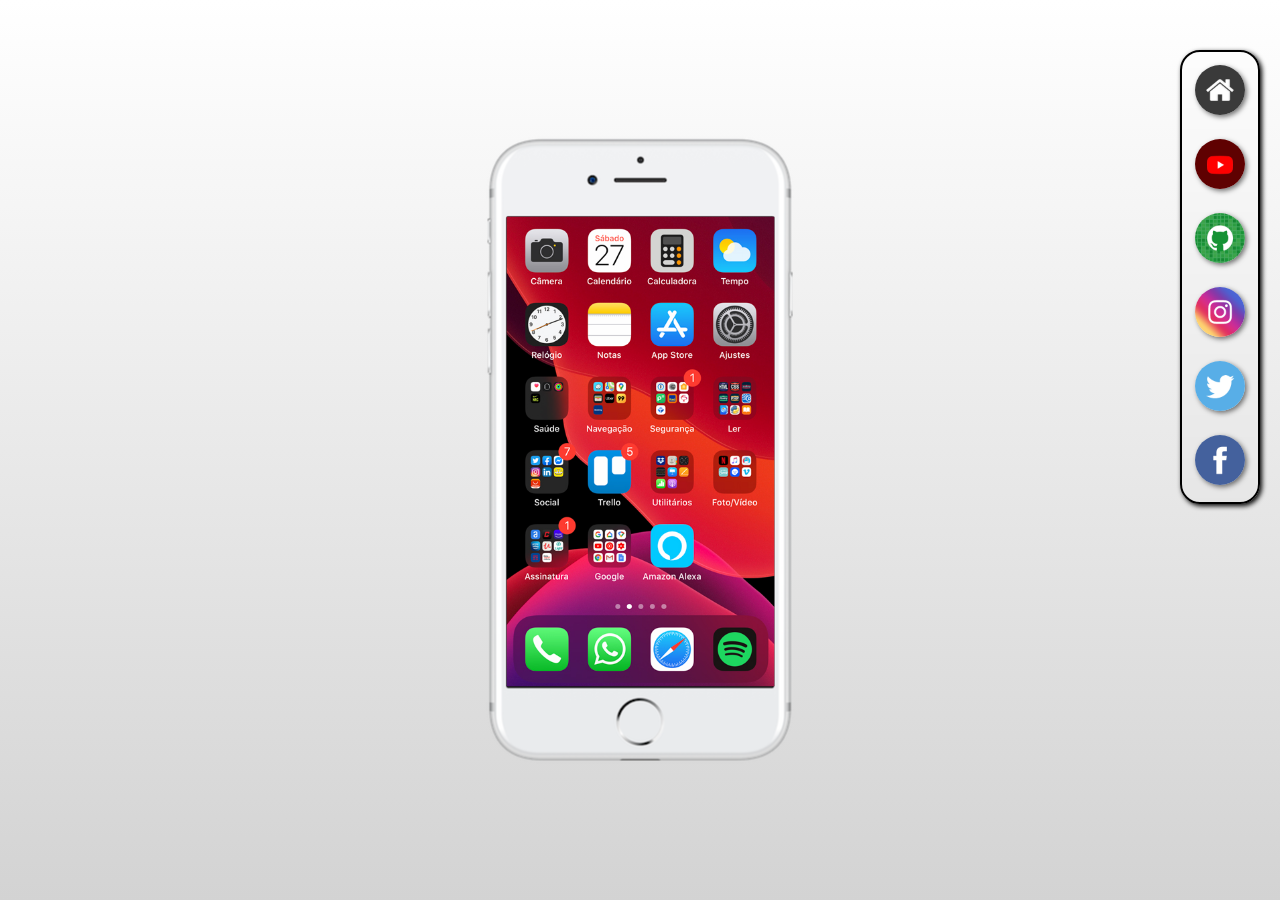
<file: index.html>
<!DOCTYPE html>
<html lang="pt-br">
<head>
    <meta charset="UTF-8">
    <meta name="viewport" content="width=device-width, initial-scale=1.0">
    <title>Projeto Social</title>
    <link rel="shortcut icon" href="pacote-d013/favicon.ico" type="image/x-icon">
    <link rel="stylesheet" href="styles/style.css">

</head>
<body>
    <main>
        <section id = "iphone">
            <iframe src="home.html" frameborder="0" name="tela" id="tela"></iframe>
        </section>
        <section id = "redes-sociais">
            <a href="home.html" target="tela"> <img src="pacote-d013/imagens/logo-home.jpg" alt=""></a> <br>
            <a href="youtube.html" target="tela"> <img src="pacote-d013/imagens/logo-youtube.jpg" alt=""></a> <br>
            <a href="github.html" target="tela"> <img src="pacote-d013/imagens/logo-github.jpg" alt=""></a> <br>
            <a href="instagram.html" target="tela"> <img src="pacote-d013/imagens/logo-instagram.jpg" alt=""></a> <br>
            <a href="twitter.html" target="tela"> <img src="pacote-d013/imagens/logo-twitter.jpg" alt=""></a> <br>
            <a href="facebook.html" target="tela"> <img src="pacote-d013/imagens/logo-facebook.jpg" alt=""></a>

        </section>
       
    </main>
    
</body>
</html>
</file>
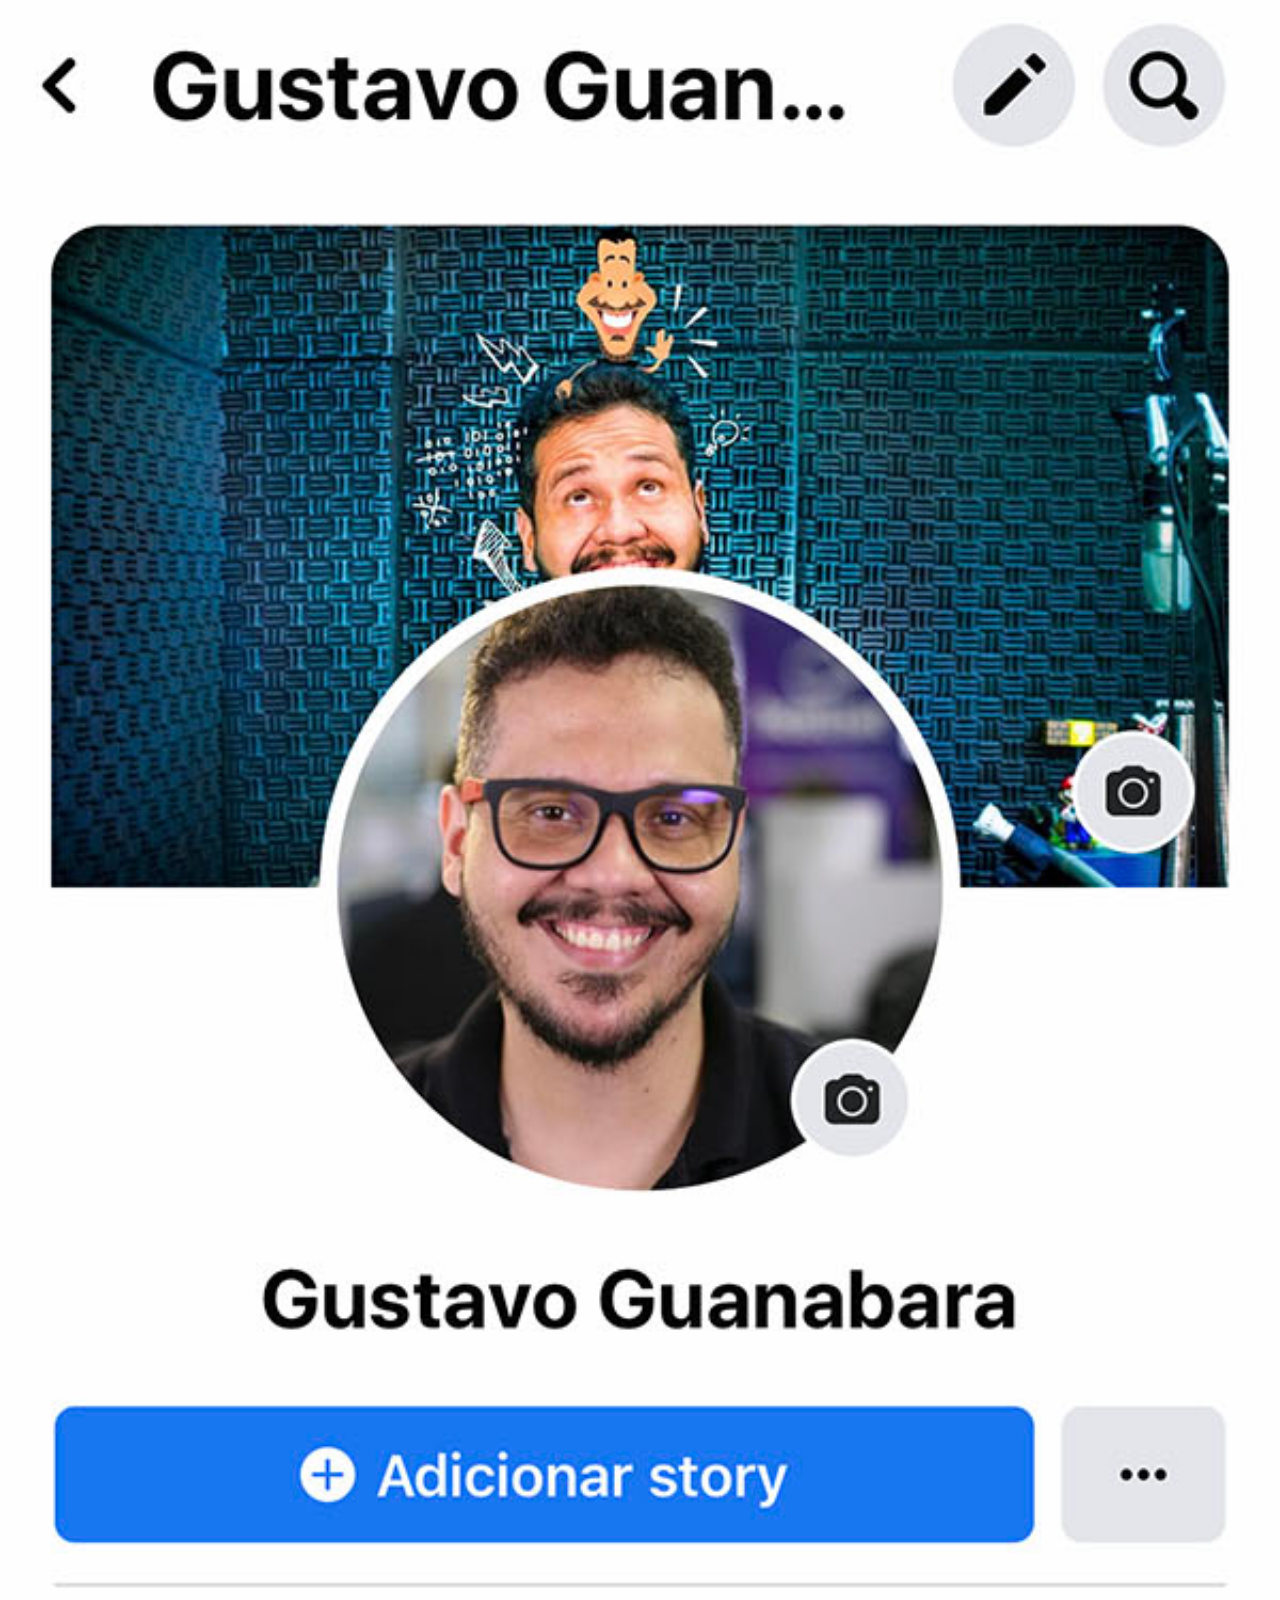
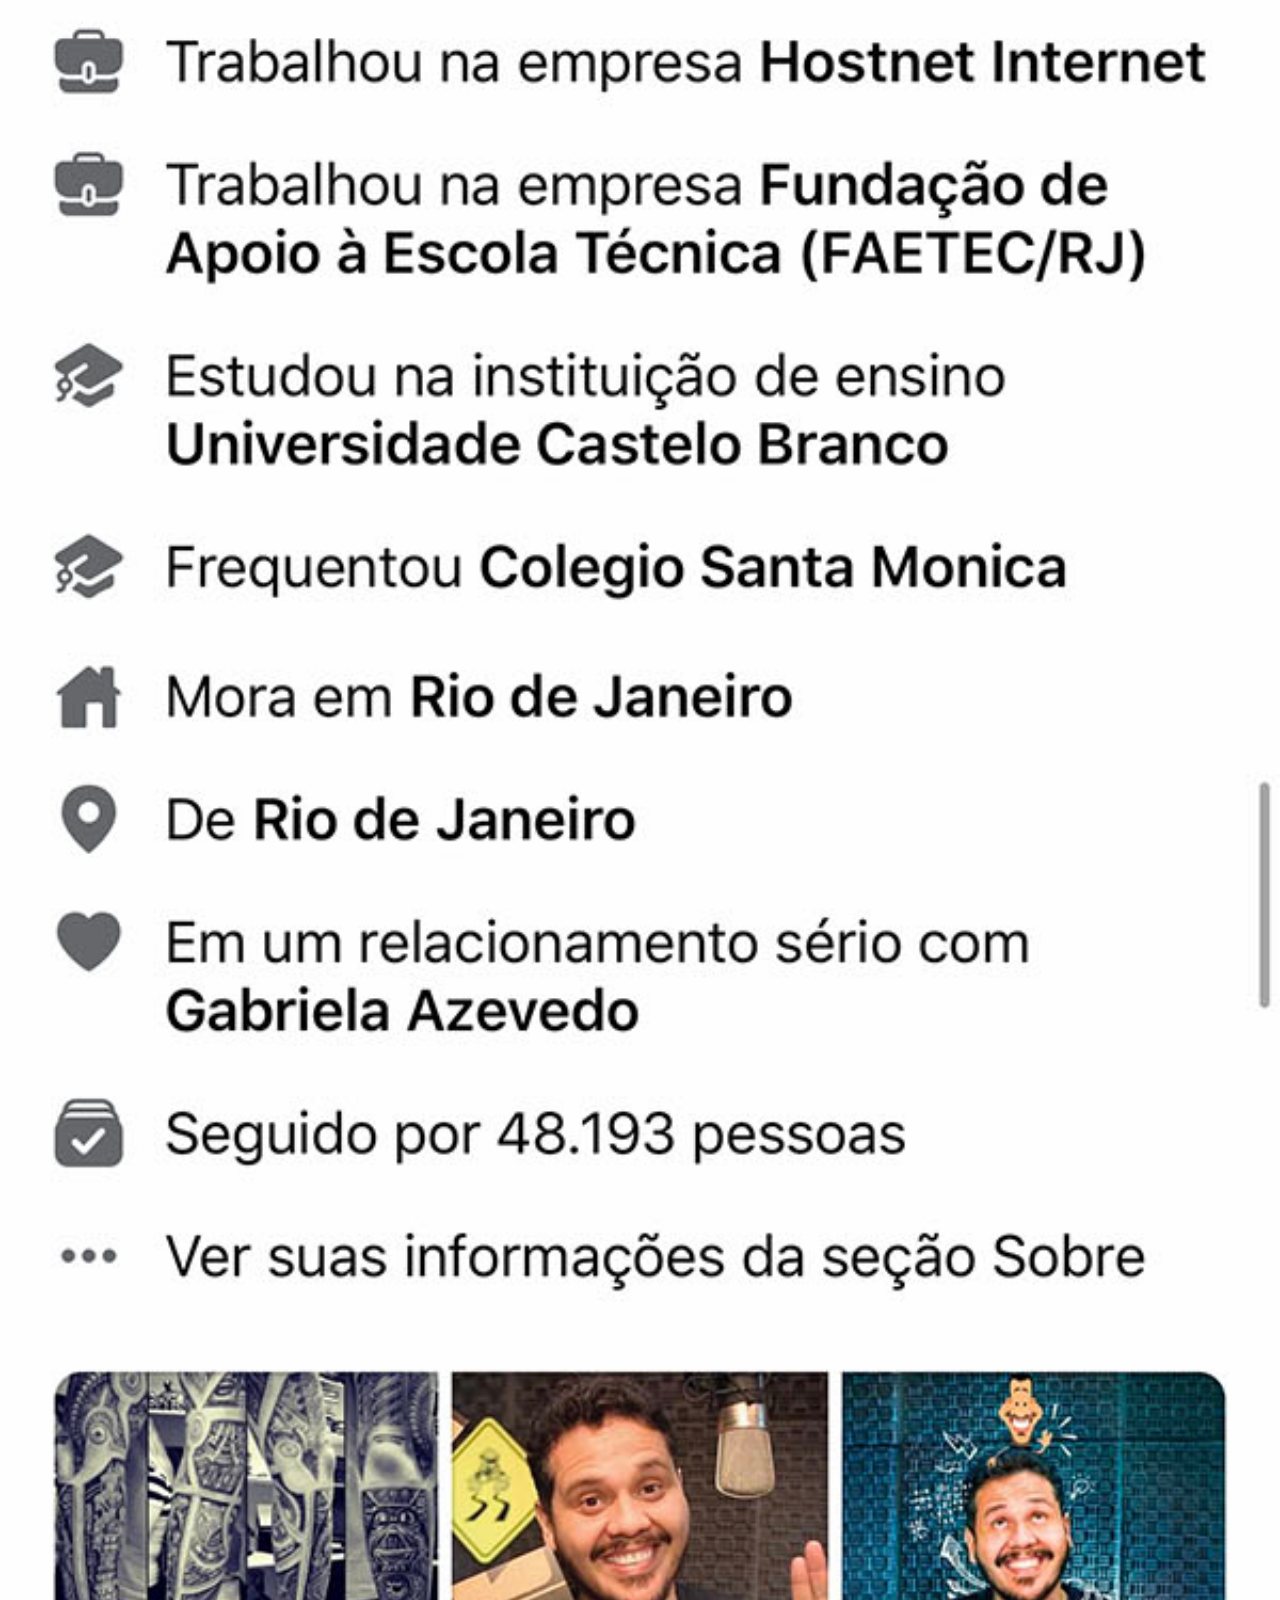
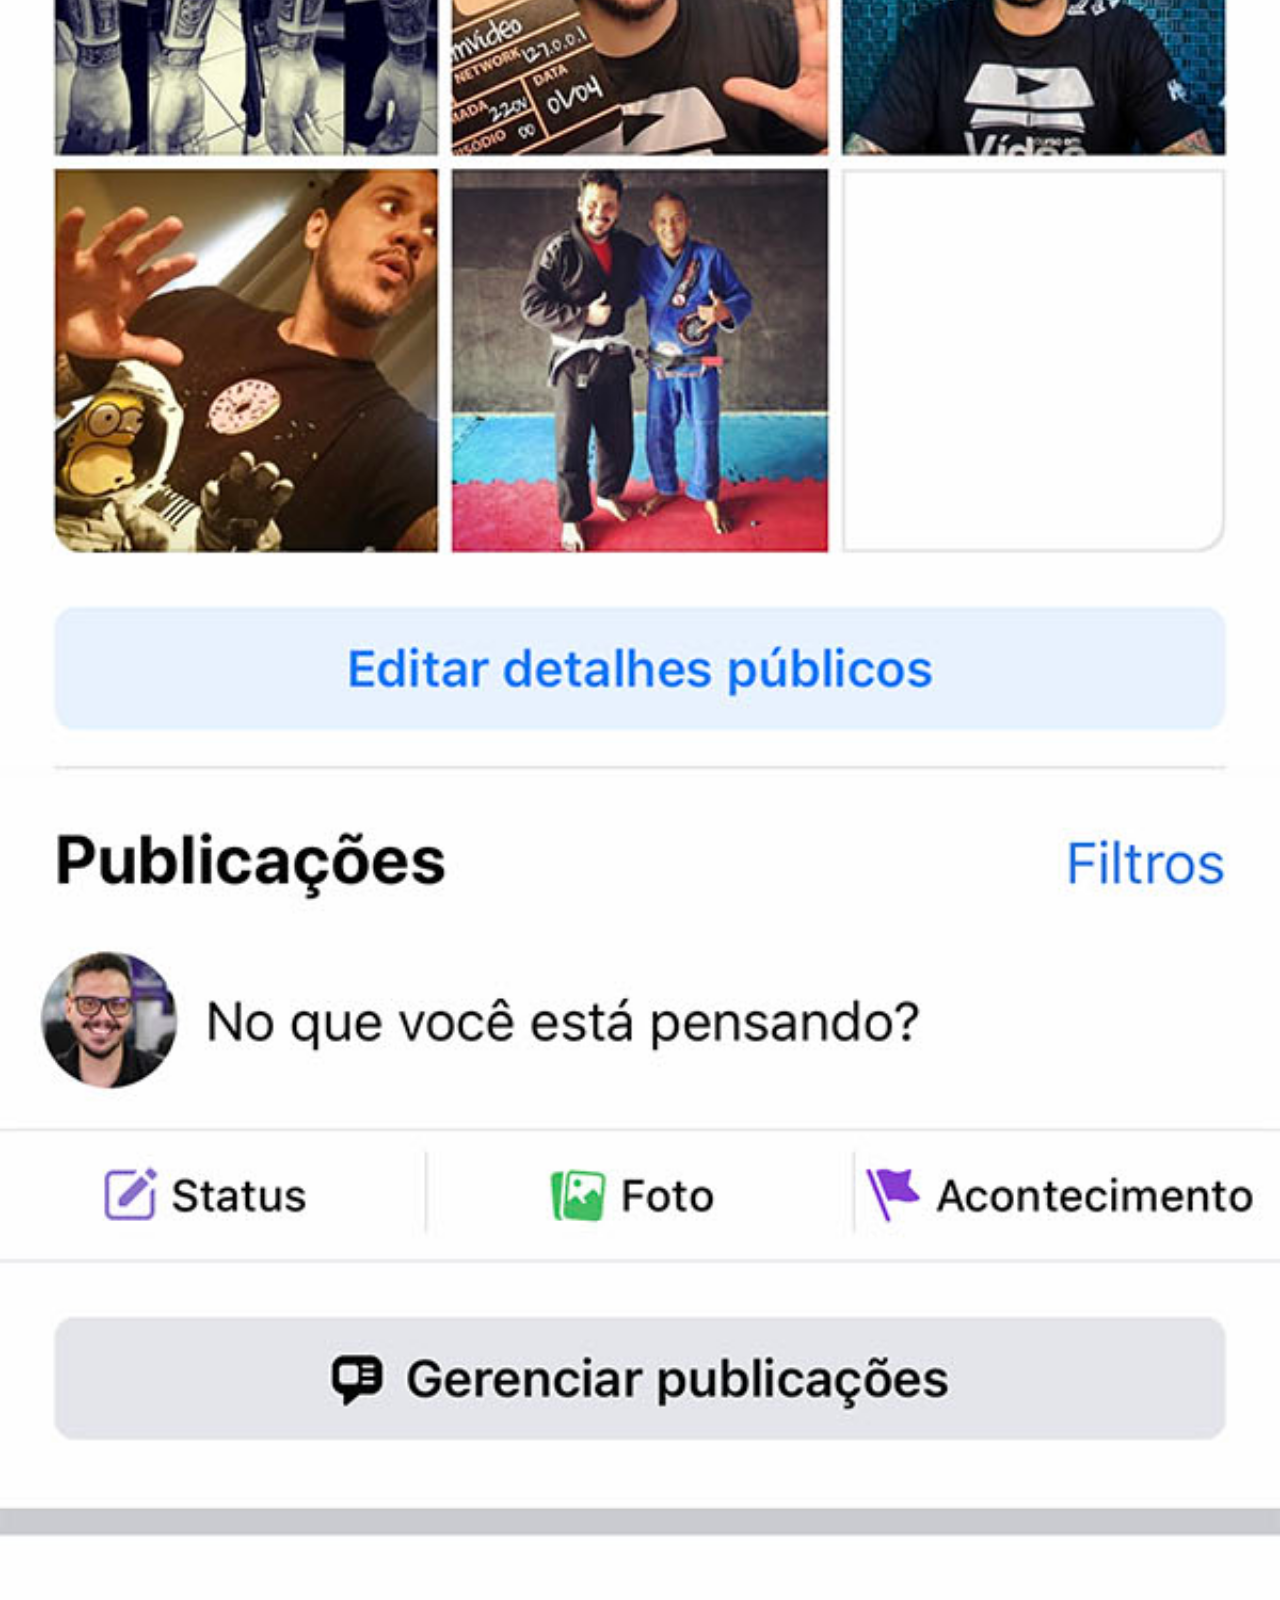
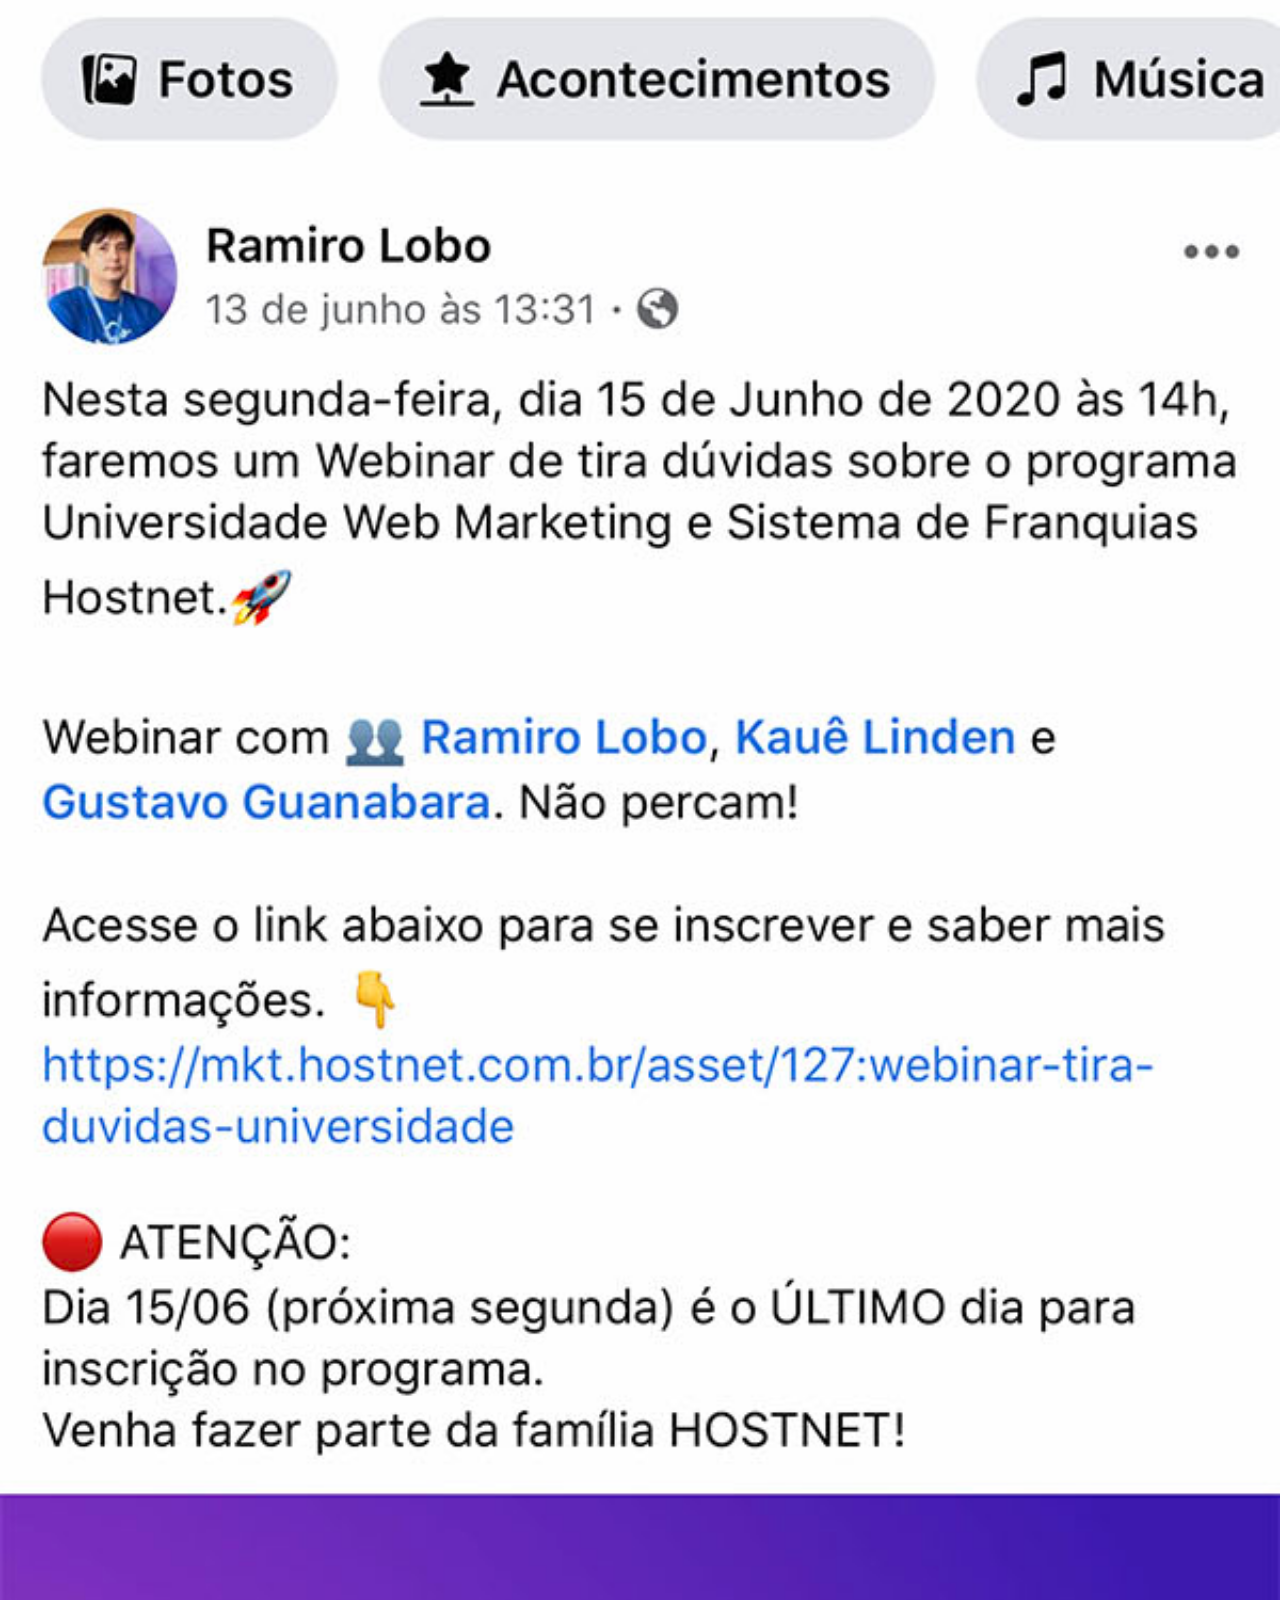
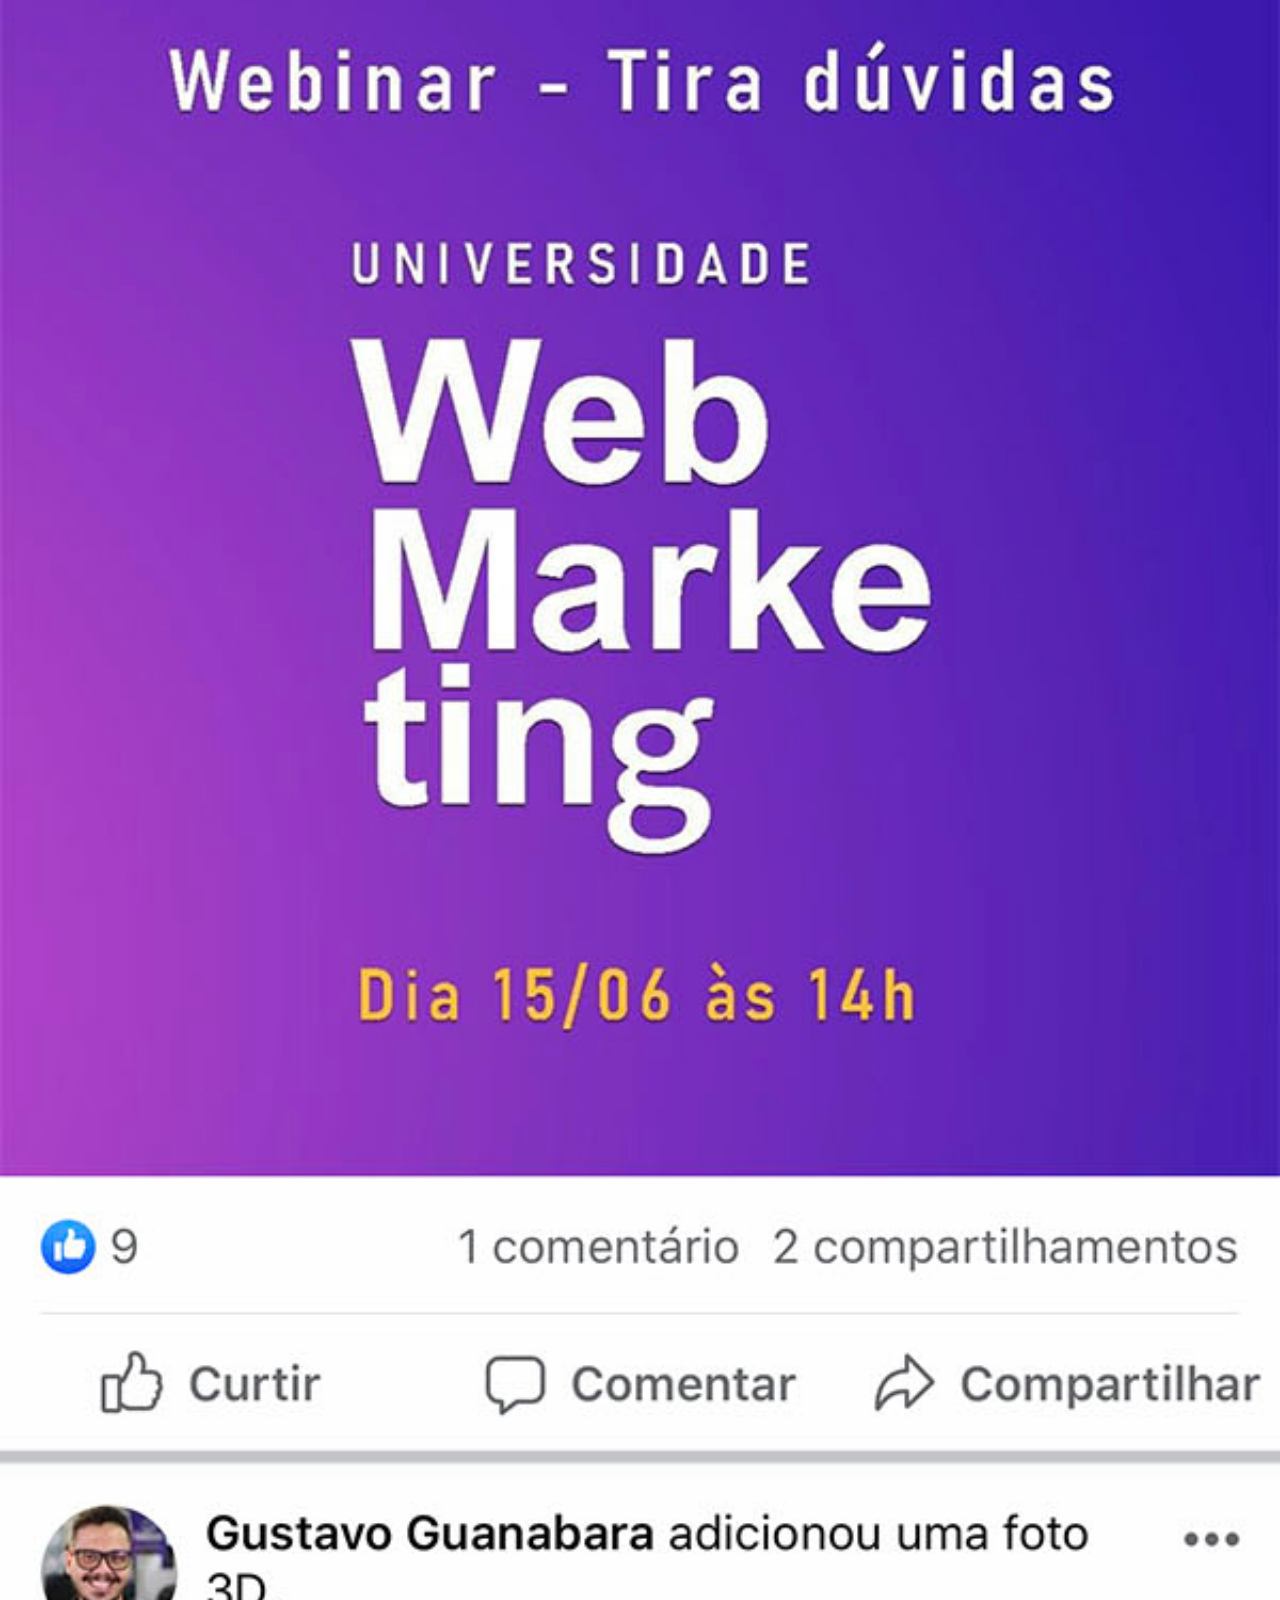
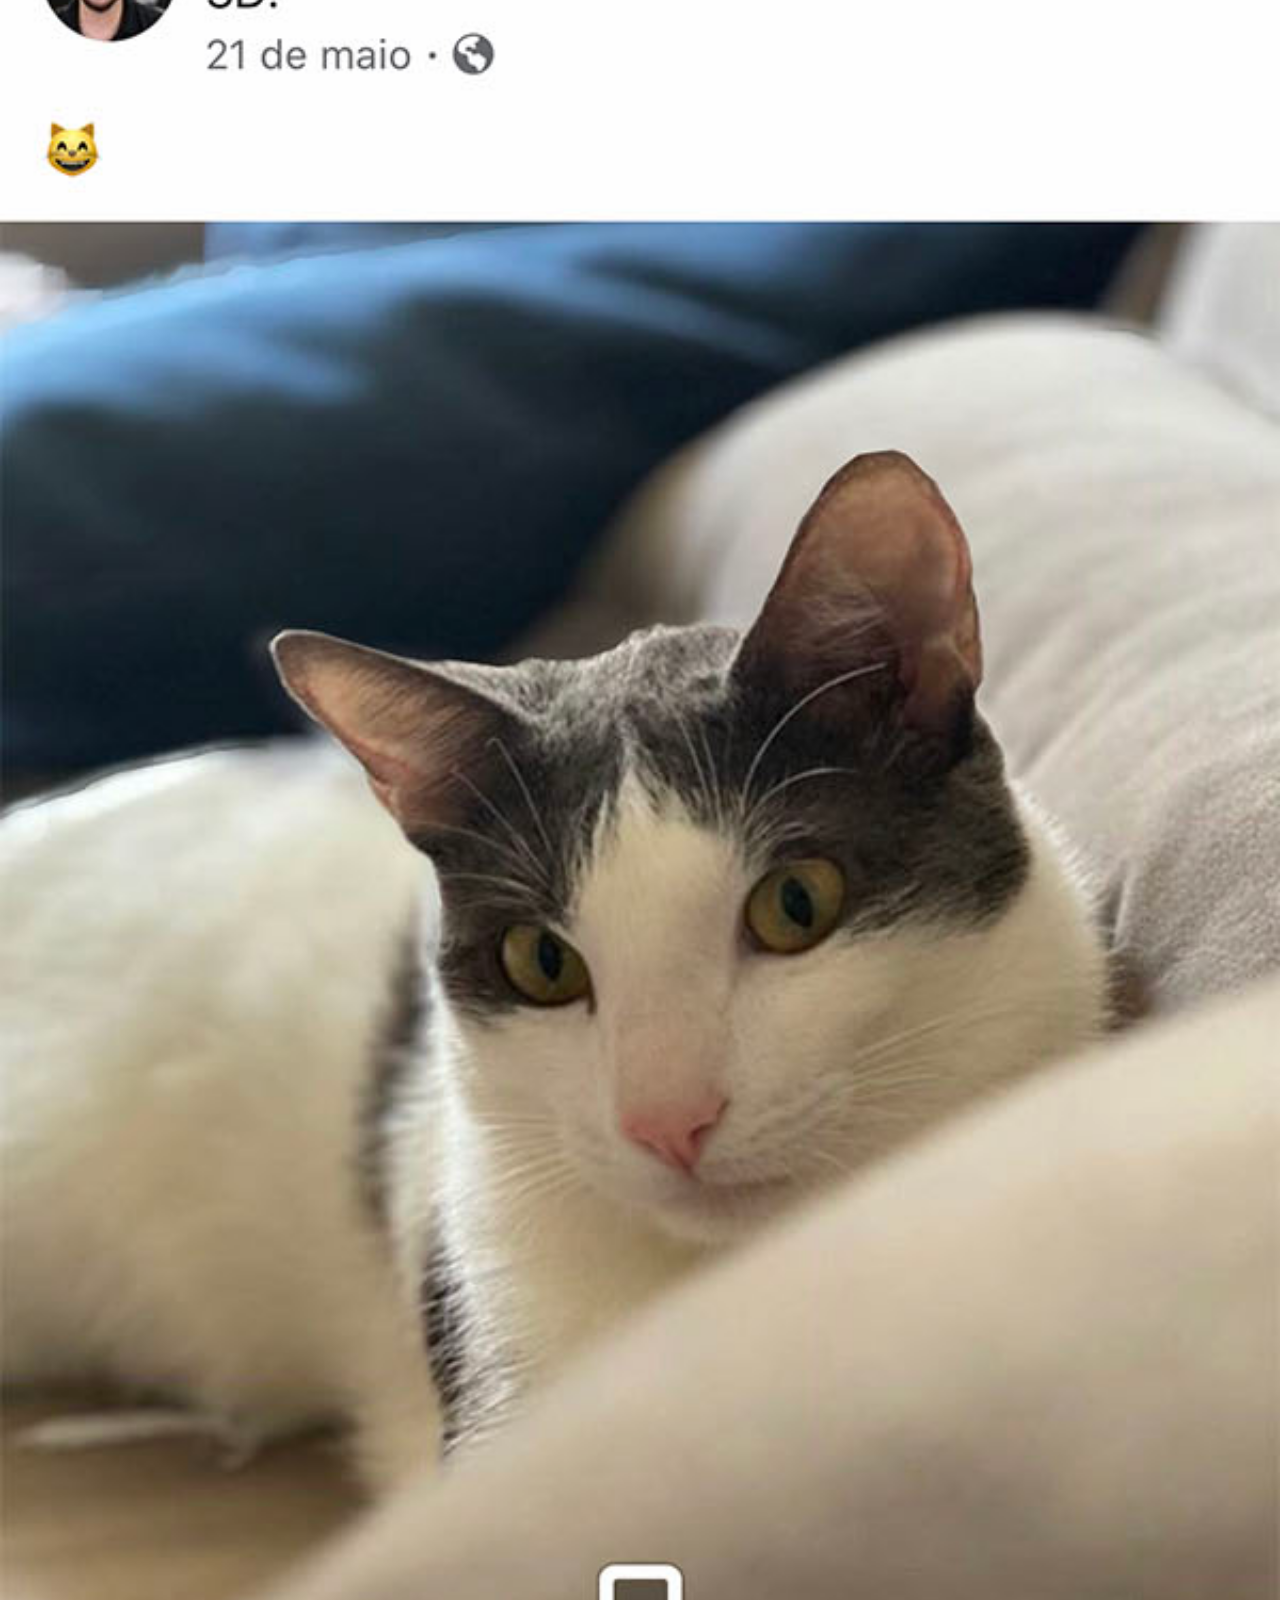
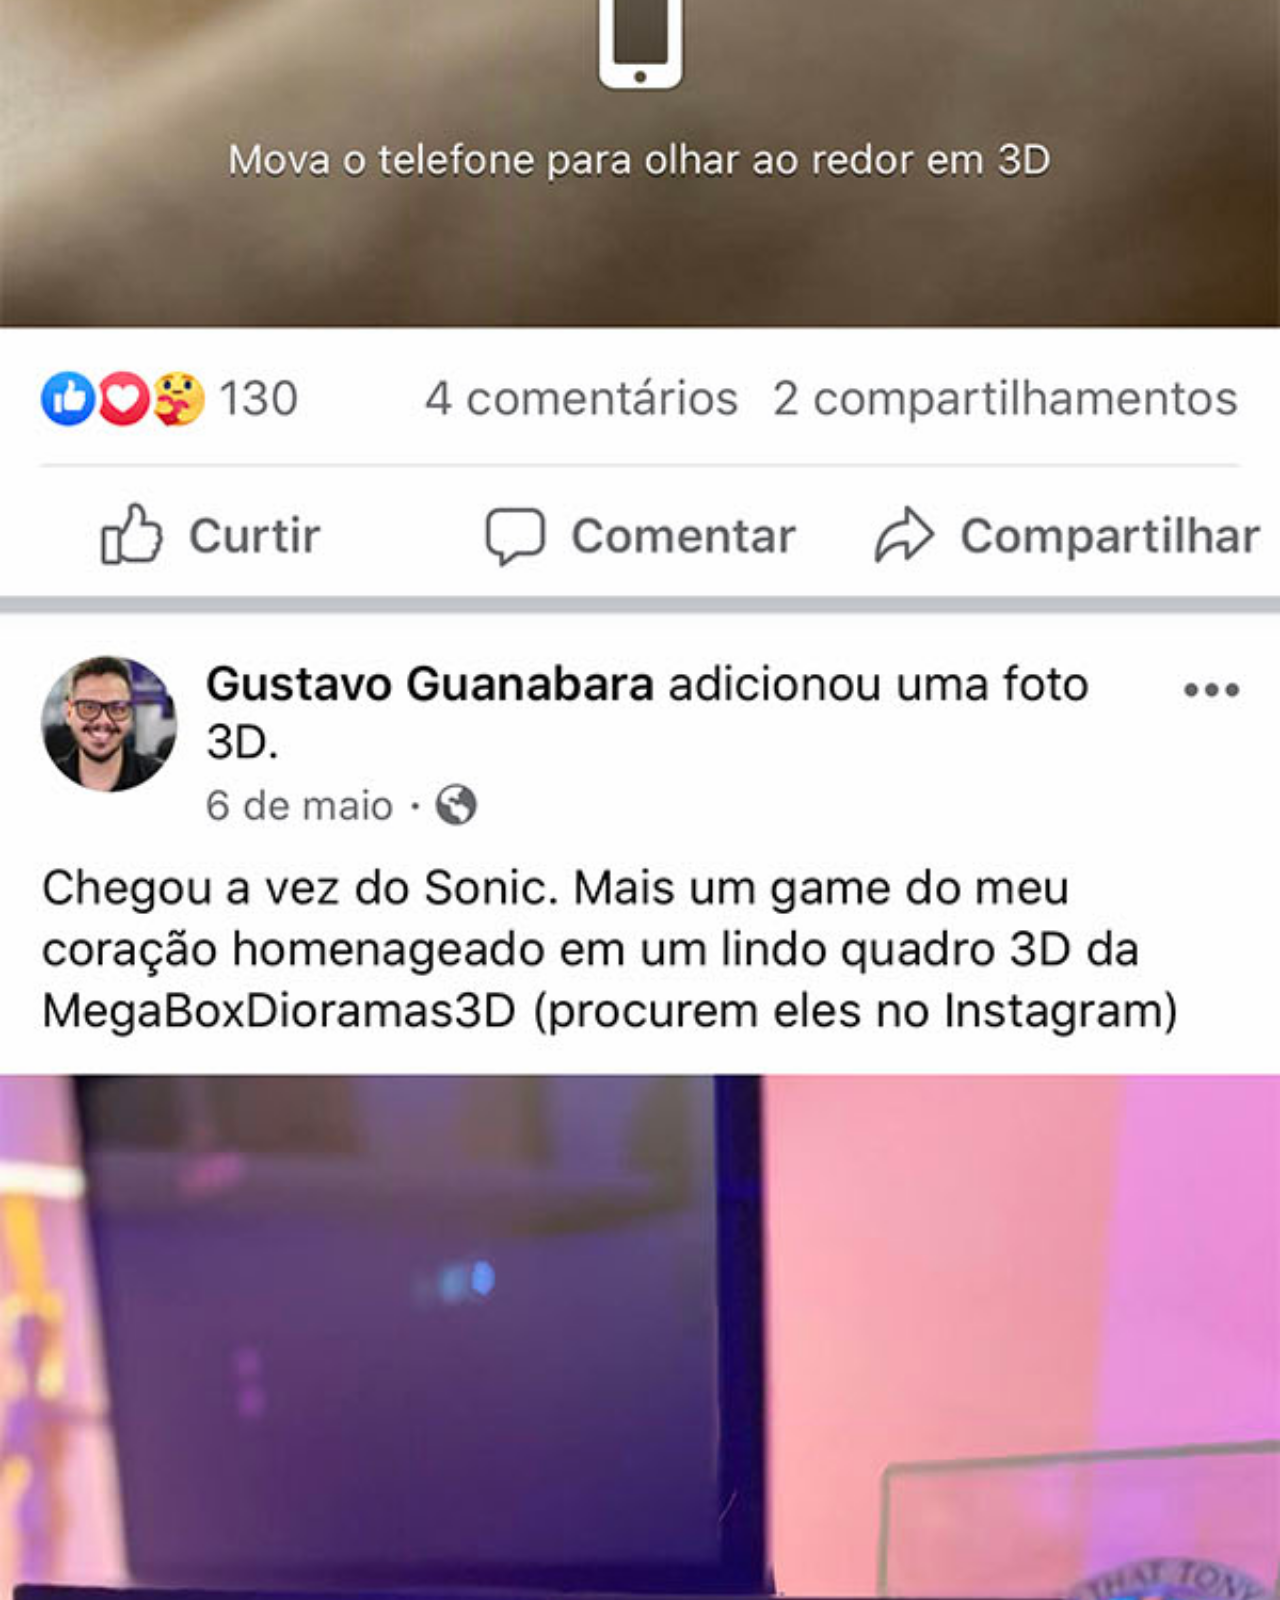
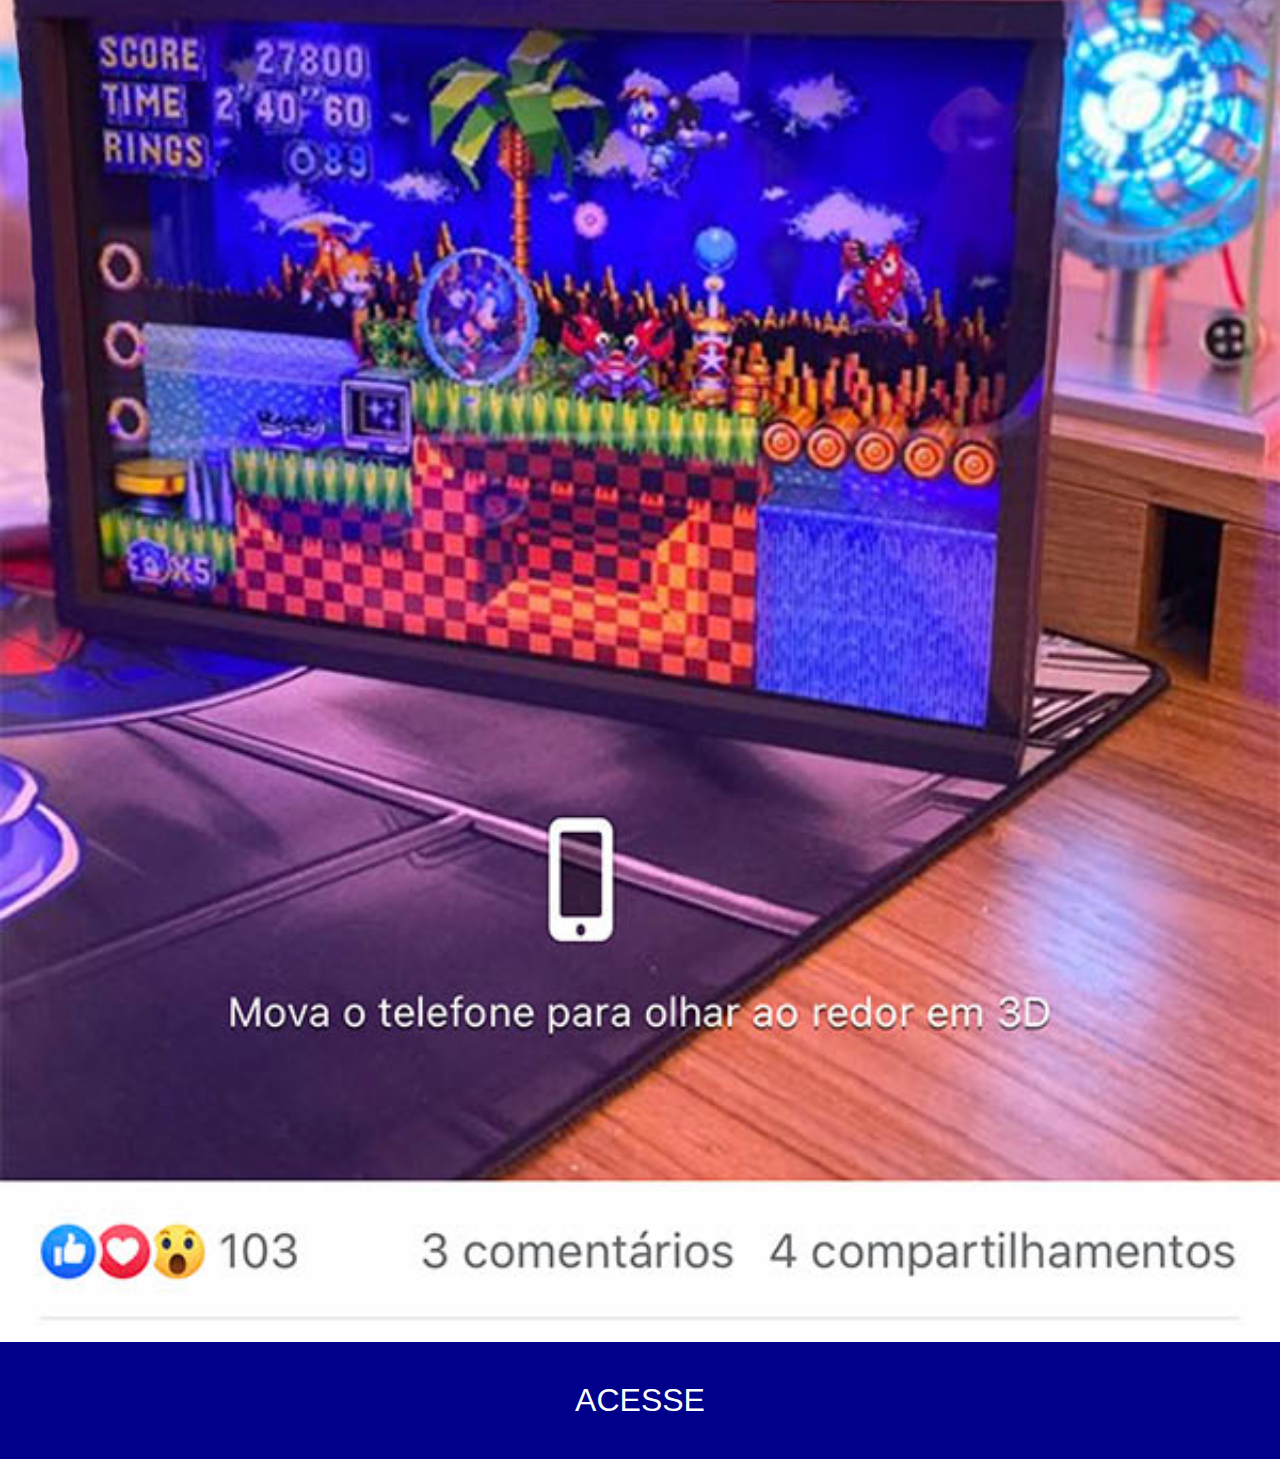
<file: facebook.html>
<!DOCTYPE html>
<html lang="pt-br">
<head>
    <meta charset="UTF-8">
    <meta name="viewport" content="width=device-width, initial-scale=1.0">
    <title>Facebook</title>
    <link rel="stylesheet" href="styles/social.css">

</head>
<body>
    <img src="pacote-d013/imagens/tela-facebook.jpg" alt="">
    <a href="#" id = "facebook">ACESSE</a>
    
</body>
</html>
</file>
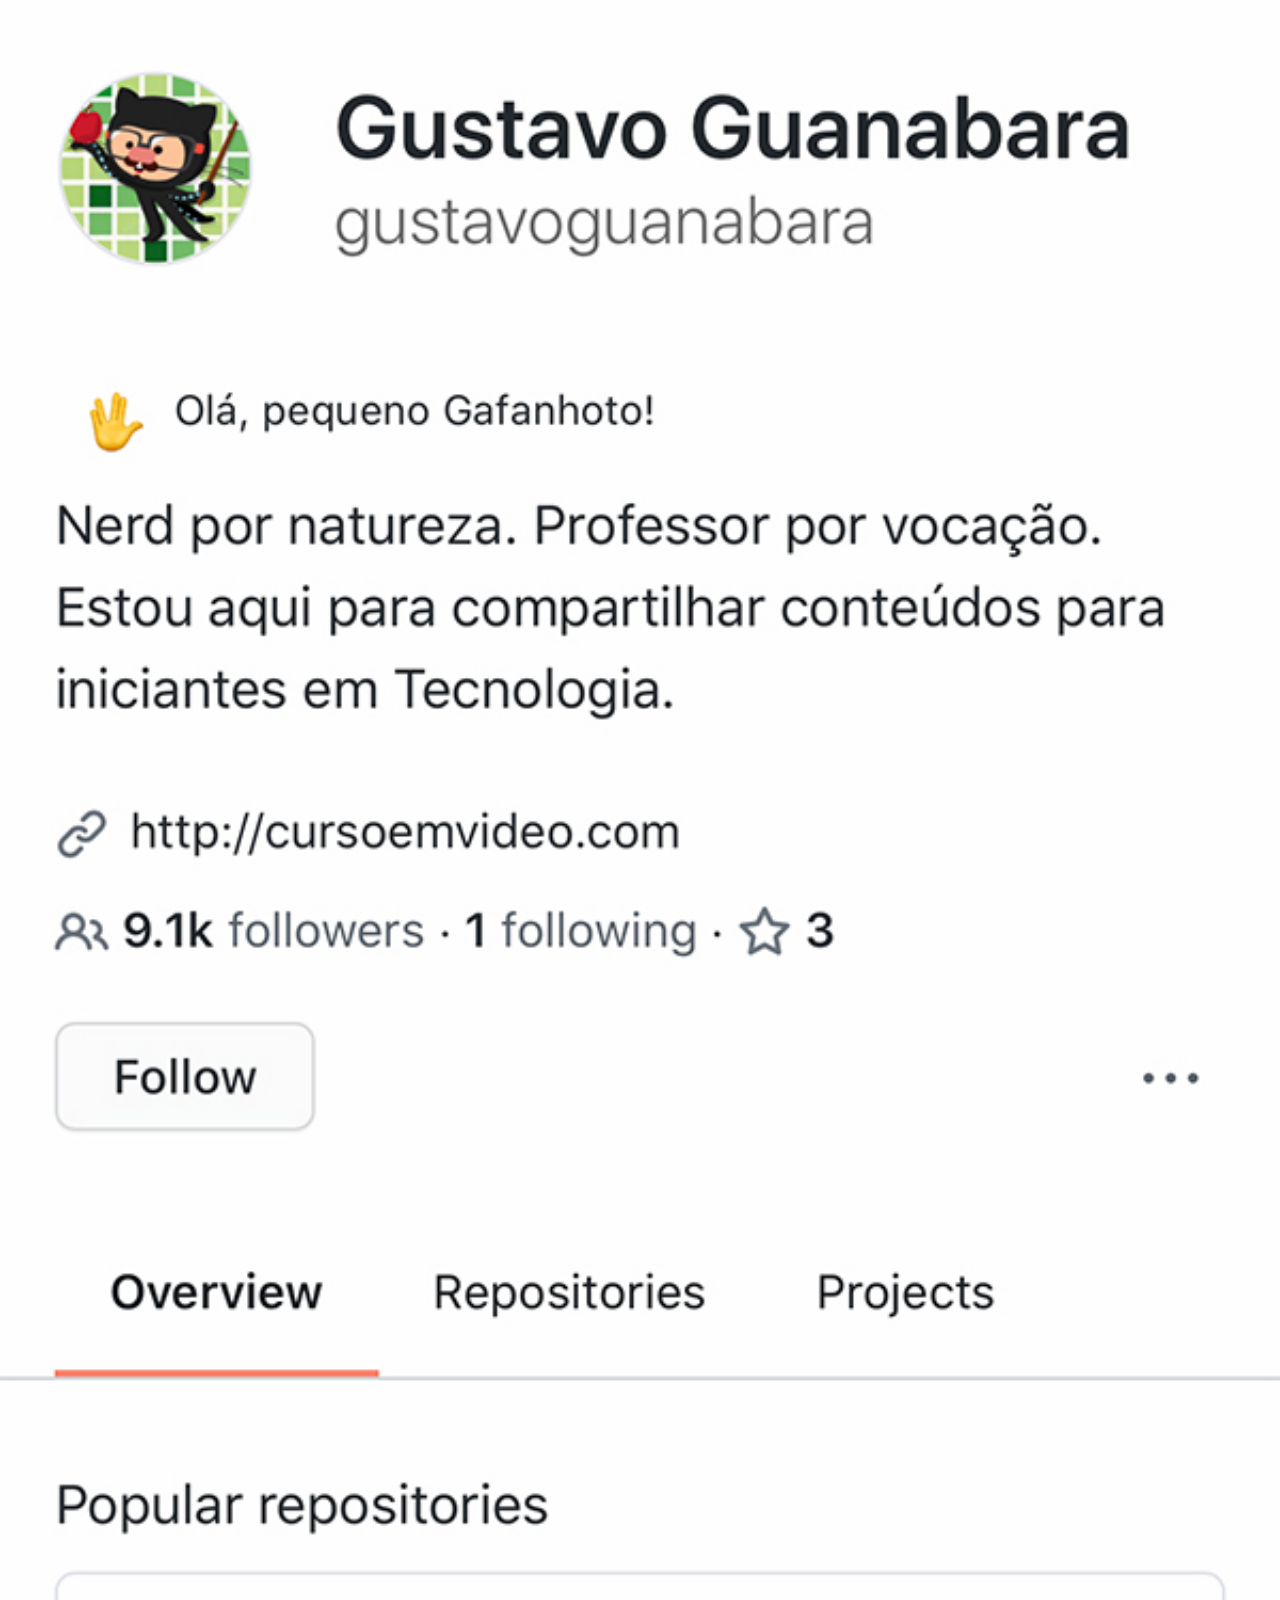
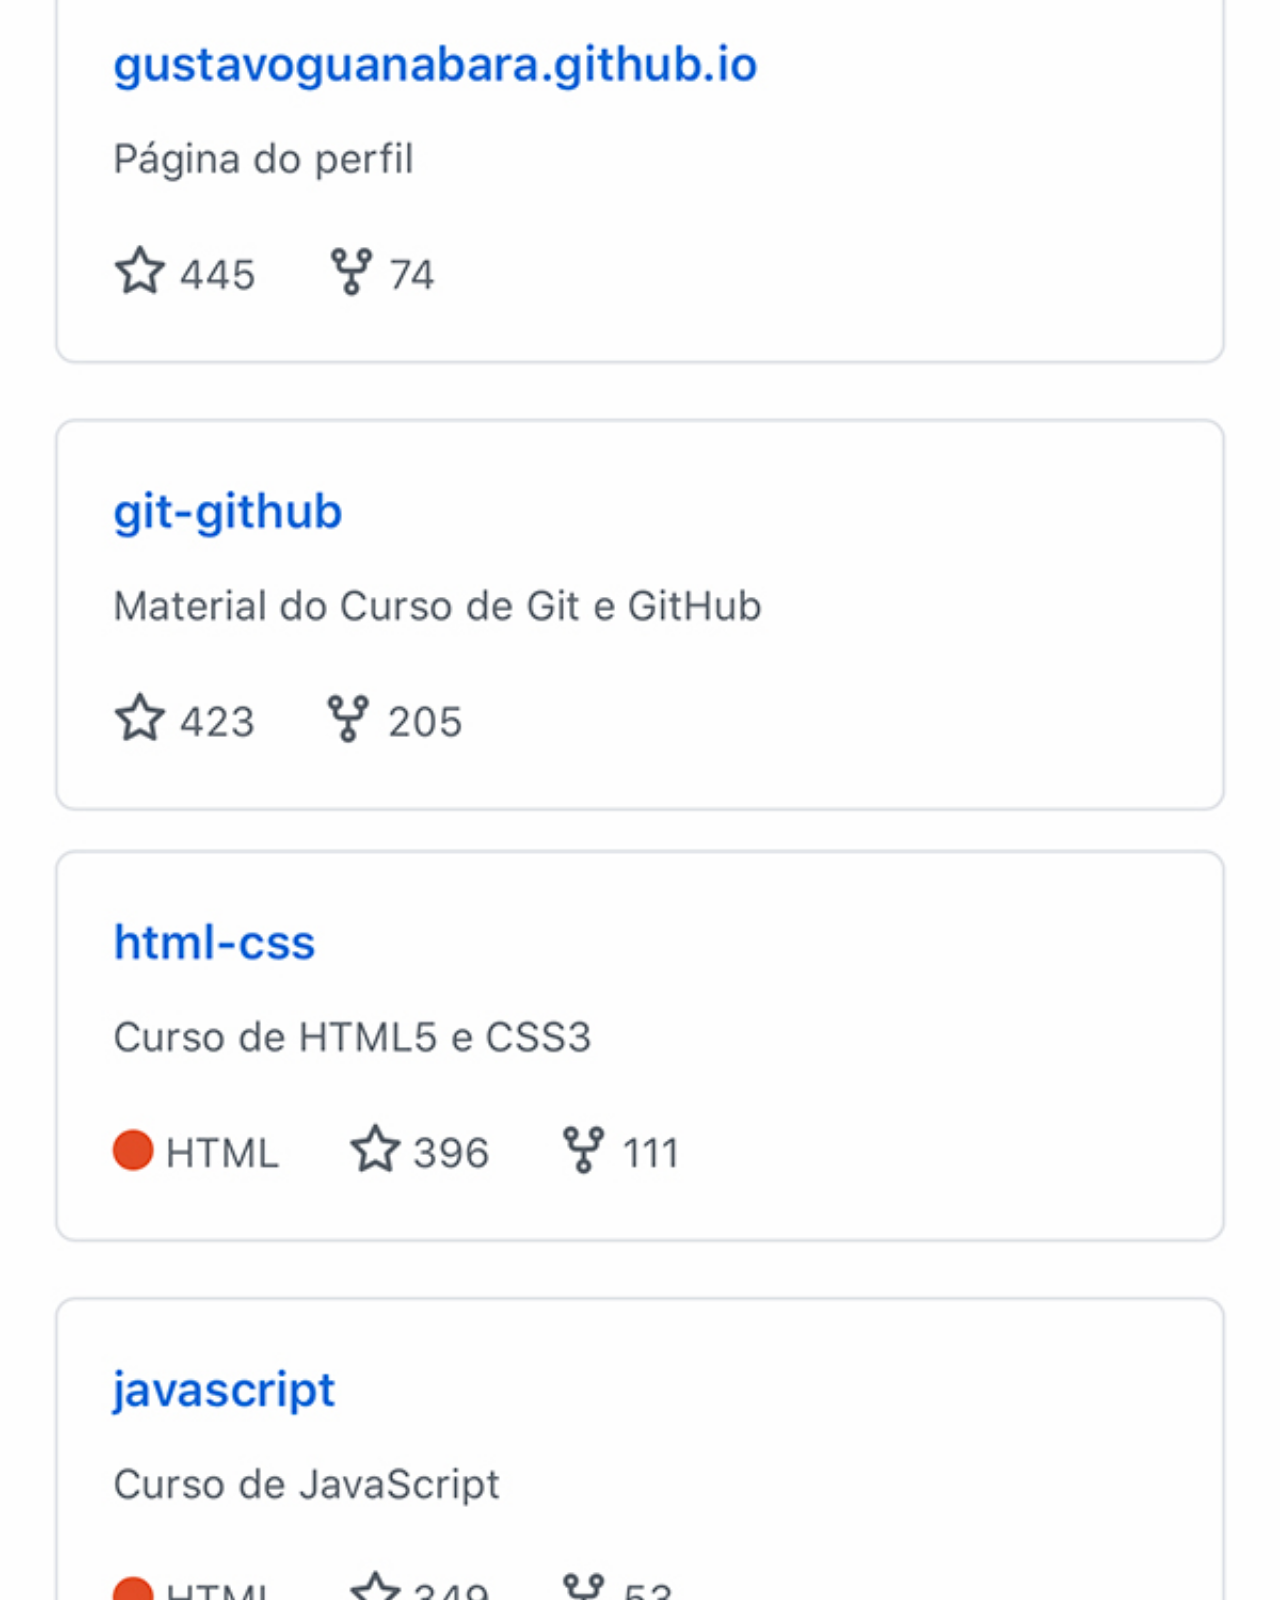
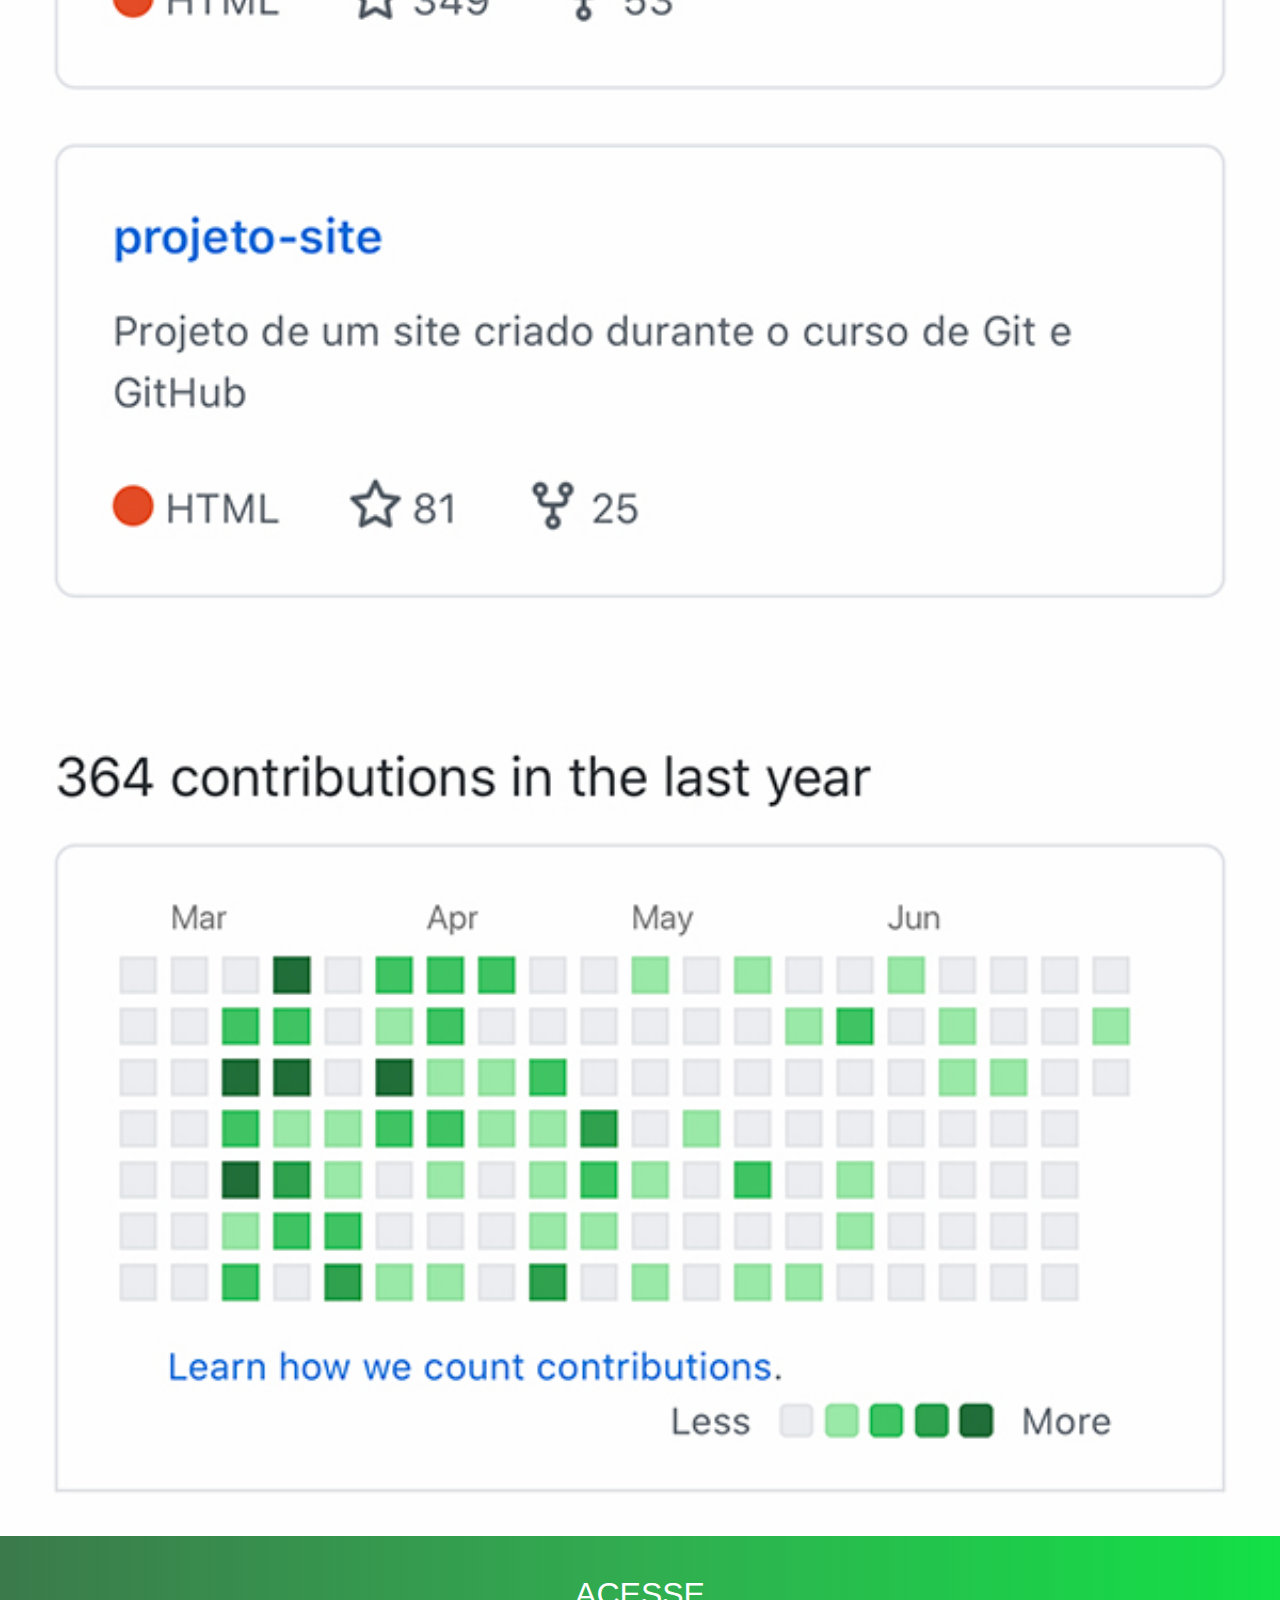
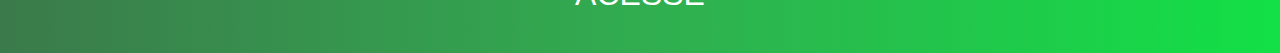
<file: github.html>
<!DOCTYPE html>
<html lang="pt-br">
<head>
    <meta charset="UTF-8">
    <meta name="viewport" content="width=device-width, initial-scale=1.0">
    <title>GitHub</title>
    <link rel="stylesheet" href="styles/social.css">

</head>
<body>
    <img src="pacote-d013/imagens/tela-github.jpg" alt="">
    <a href="#" id = "github">ACESSE</a>
    
</body>
</html>
</file>
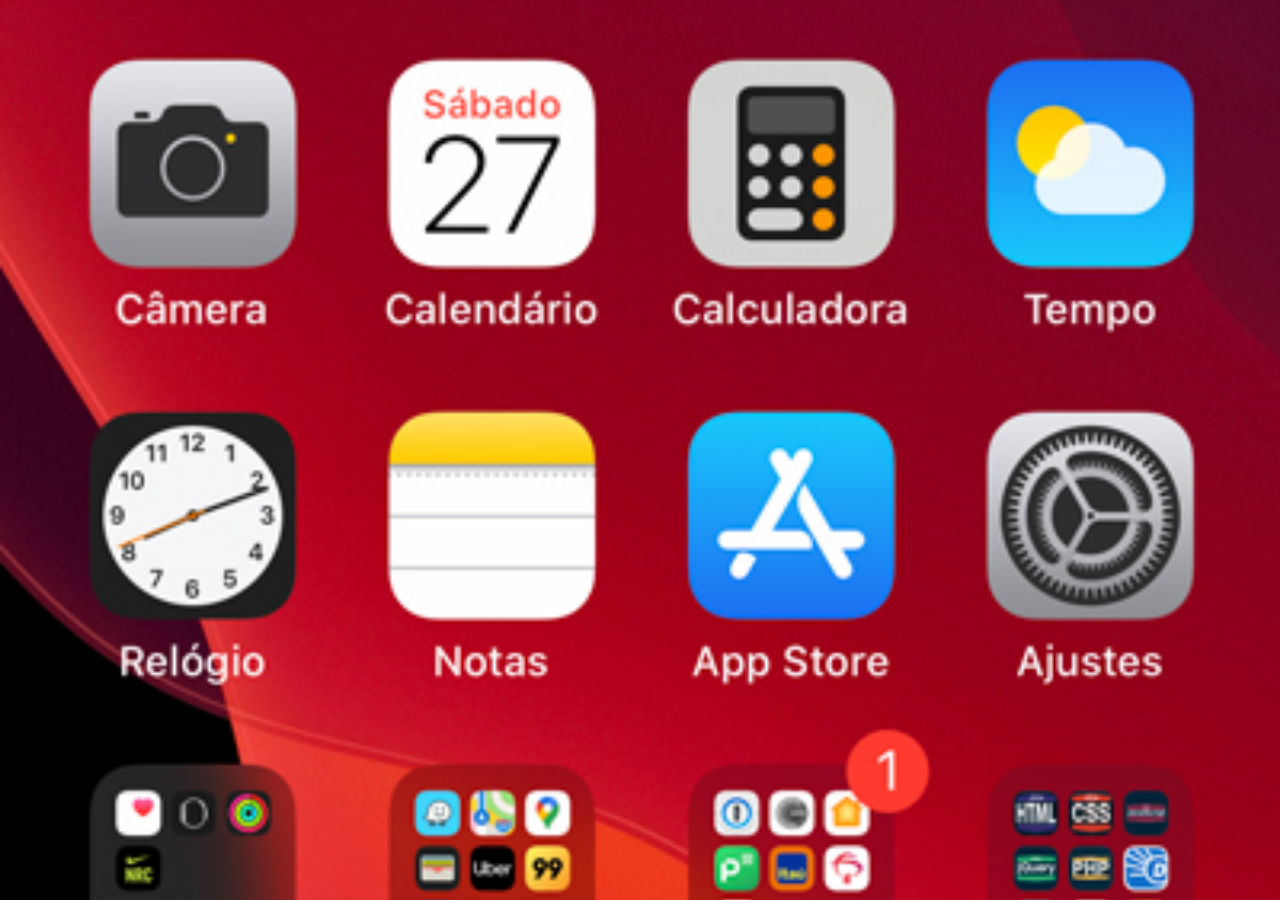
<file: home.html>
<!DOCTYPE html>
<html lang="pt-br">
<head>
    <meta charset="UTF-8">
    <meta name="viewport" content="width=device-width, initial-scale=1.0">
    <title>Tela</title>

    <style>
        *{
            margin: 0;
            padding: 0;
        }

        body{
            margin: 0;
            padding: 0;
            background: black url("pacote-d013/imagens/tela-home.jpg") top center no-repeat fixed;
            background-size: cover;
        }

    </style>
</head>
<body>


</body>
</html>
</file>
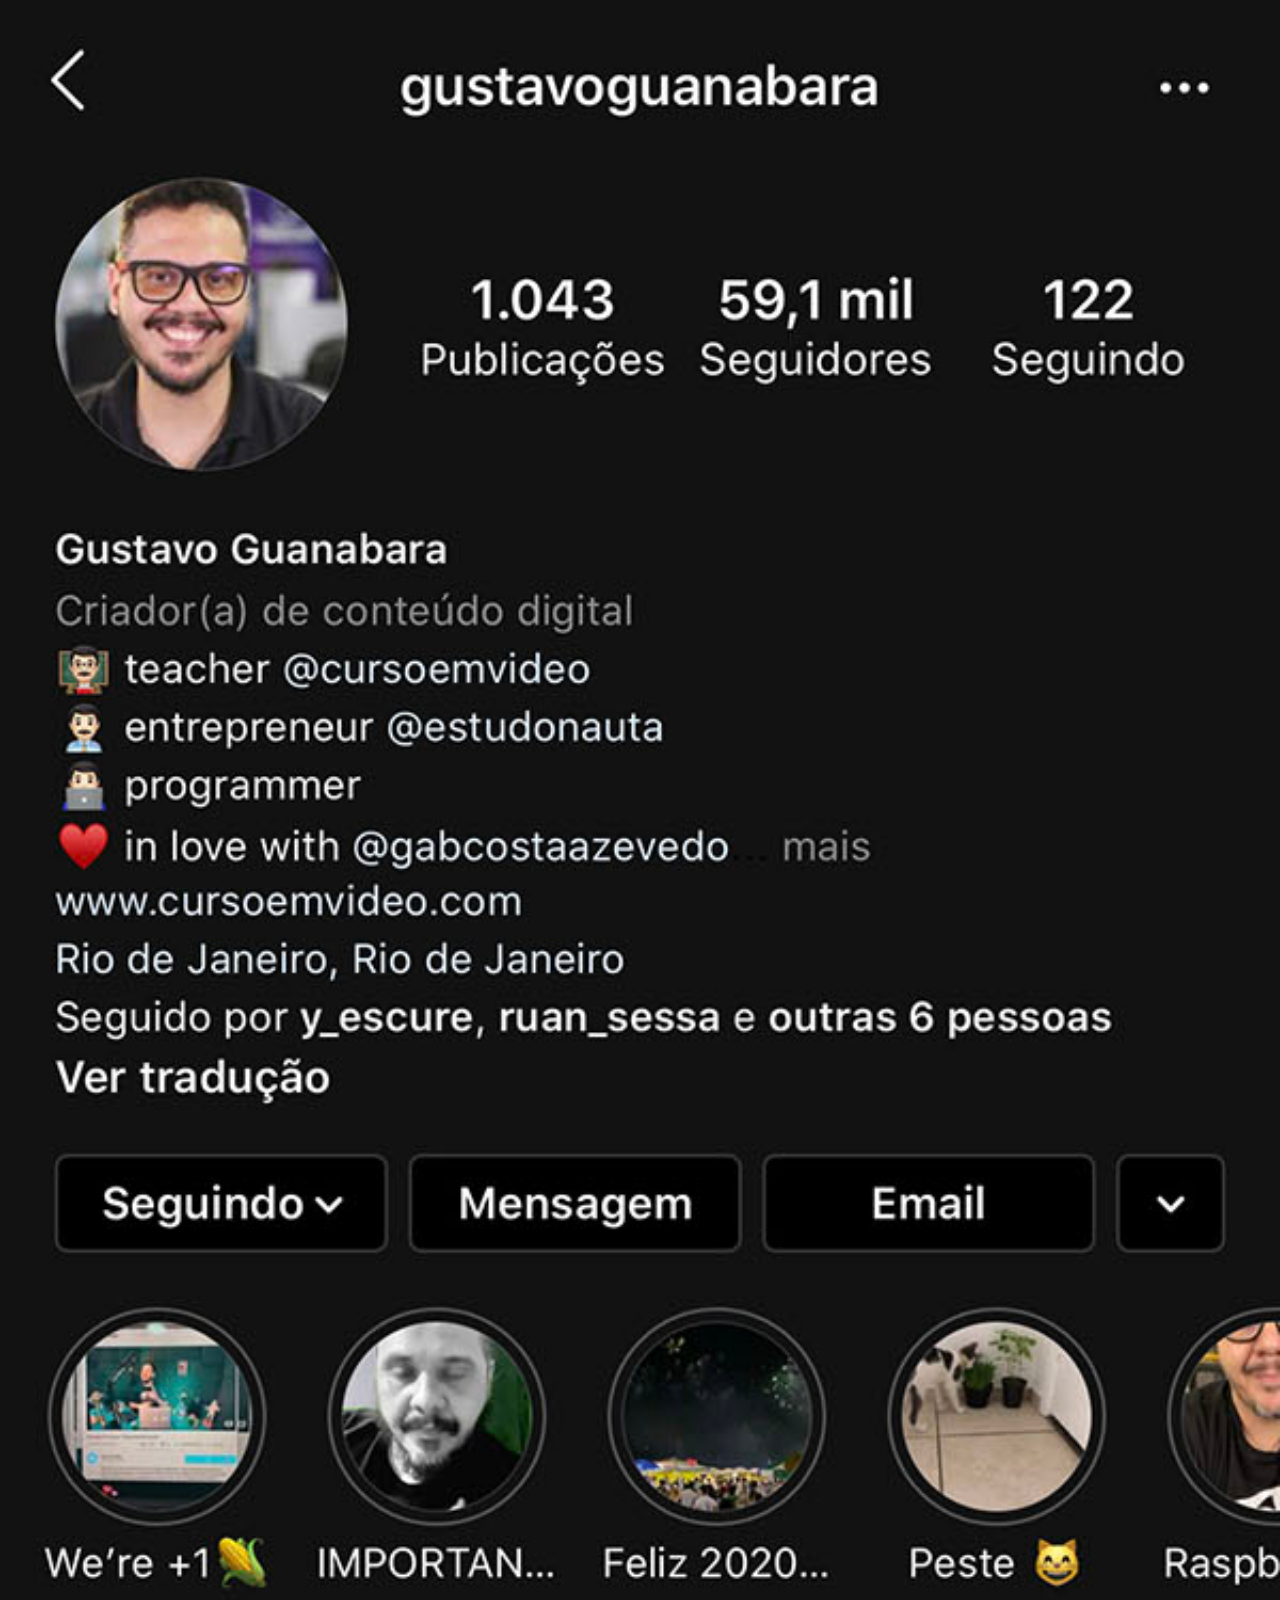
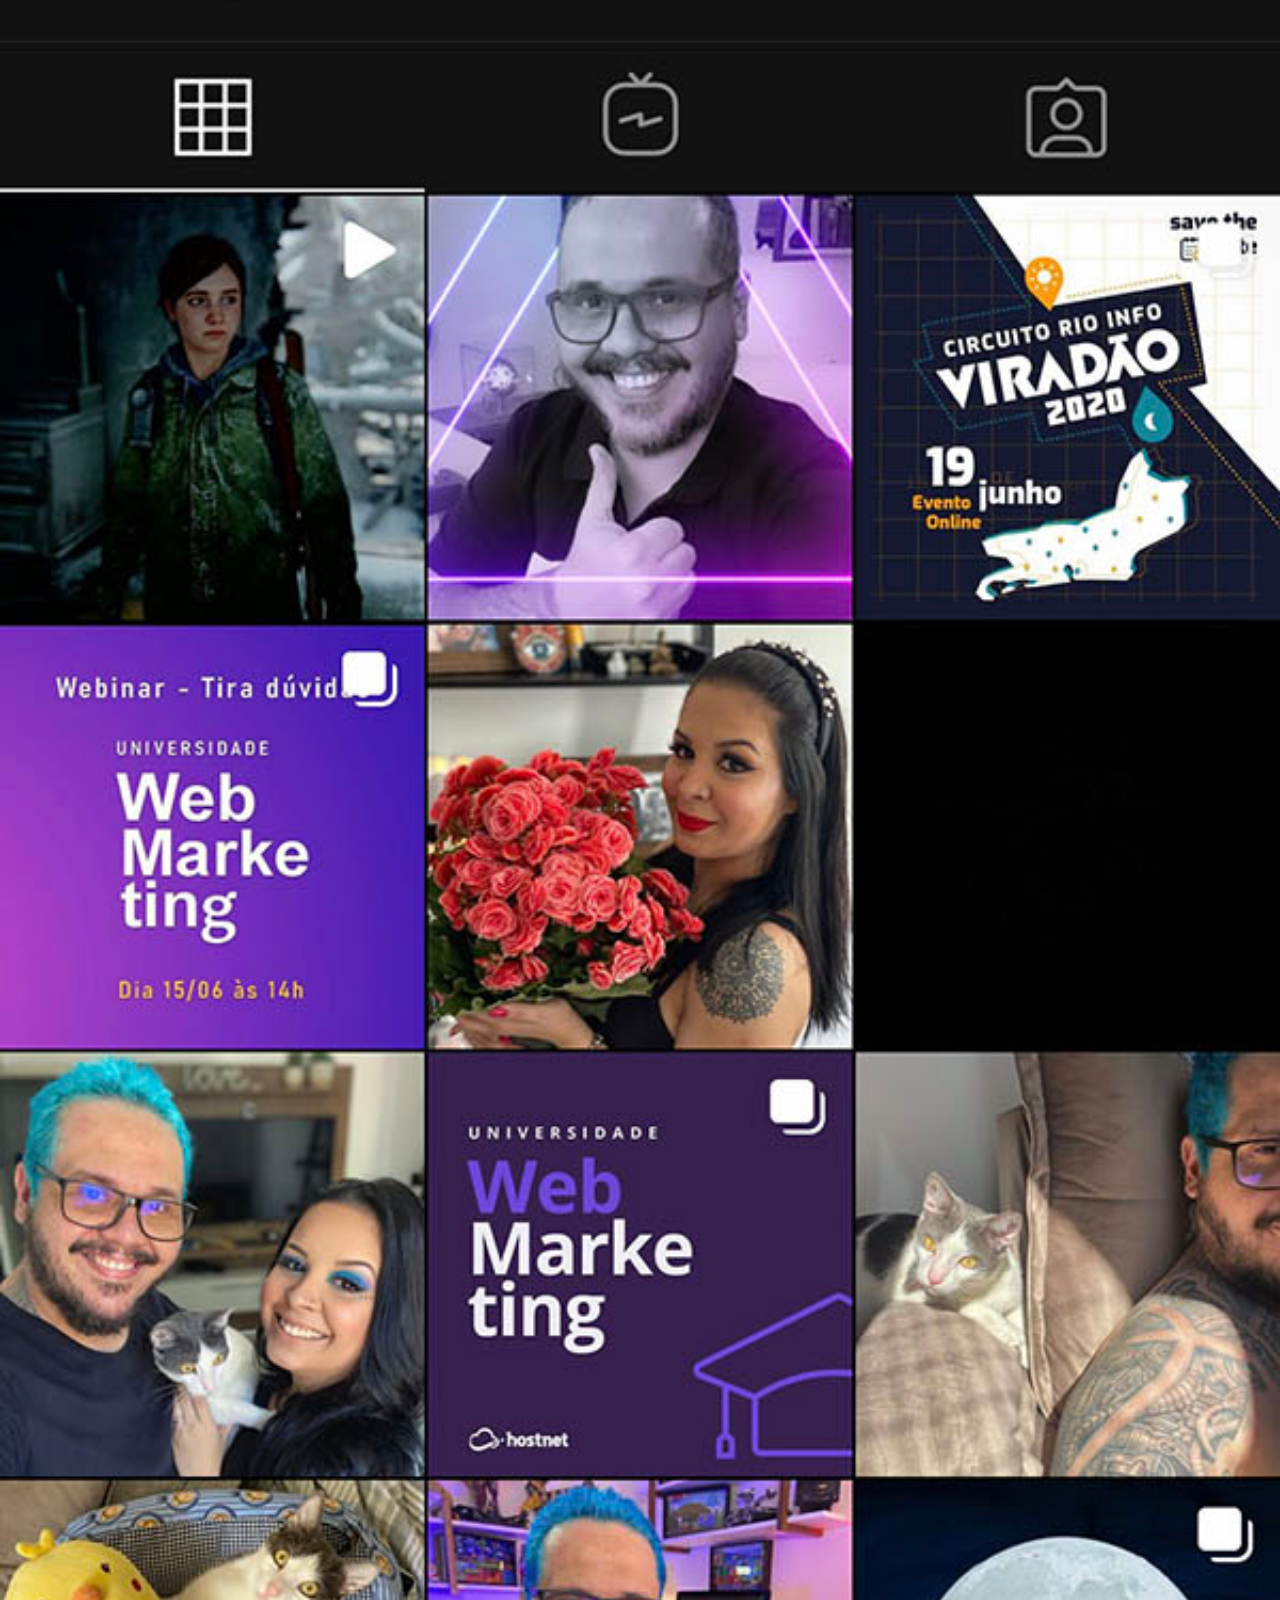
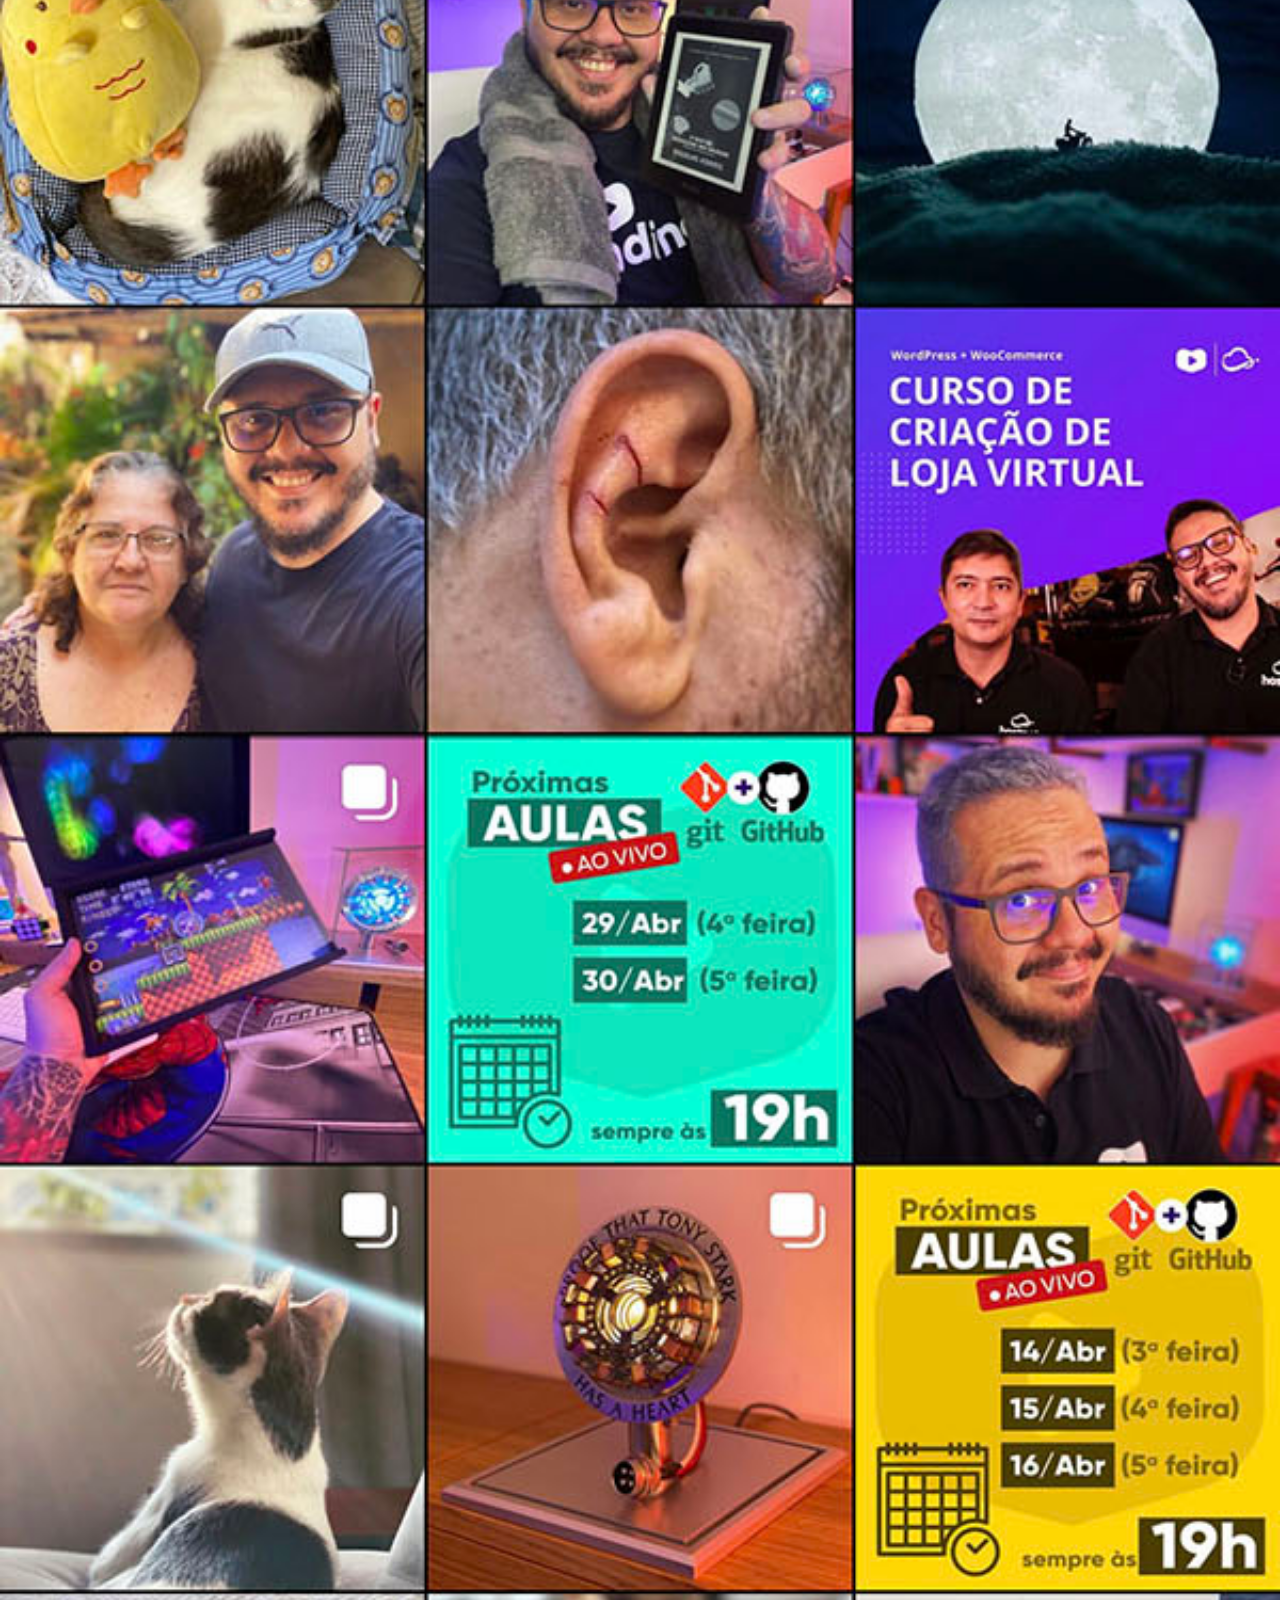
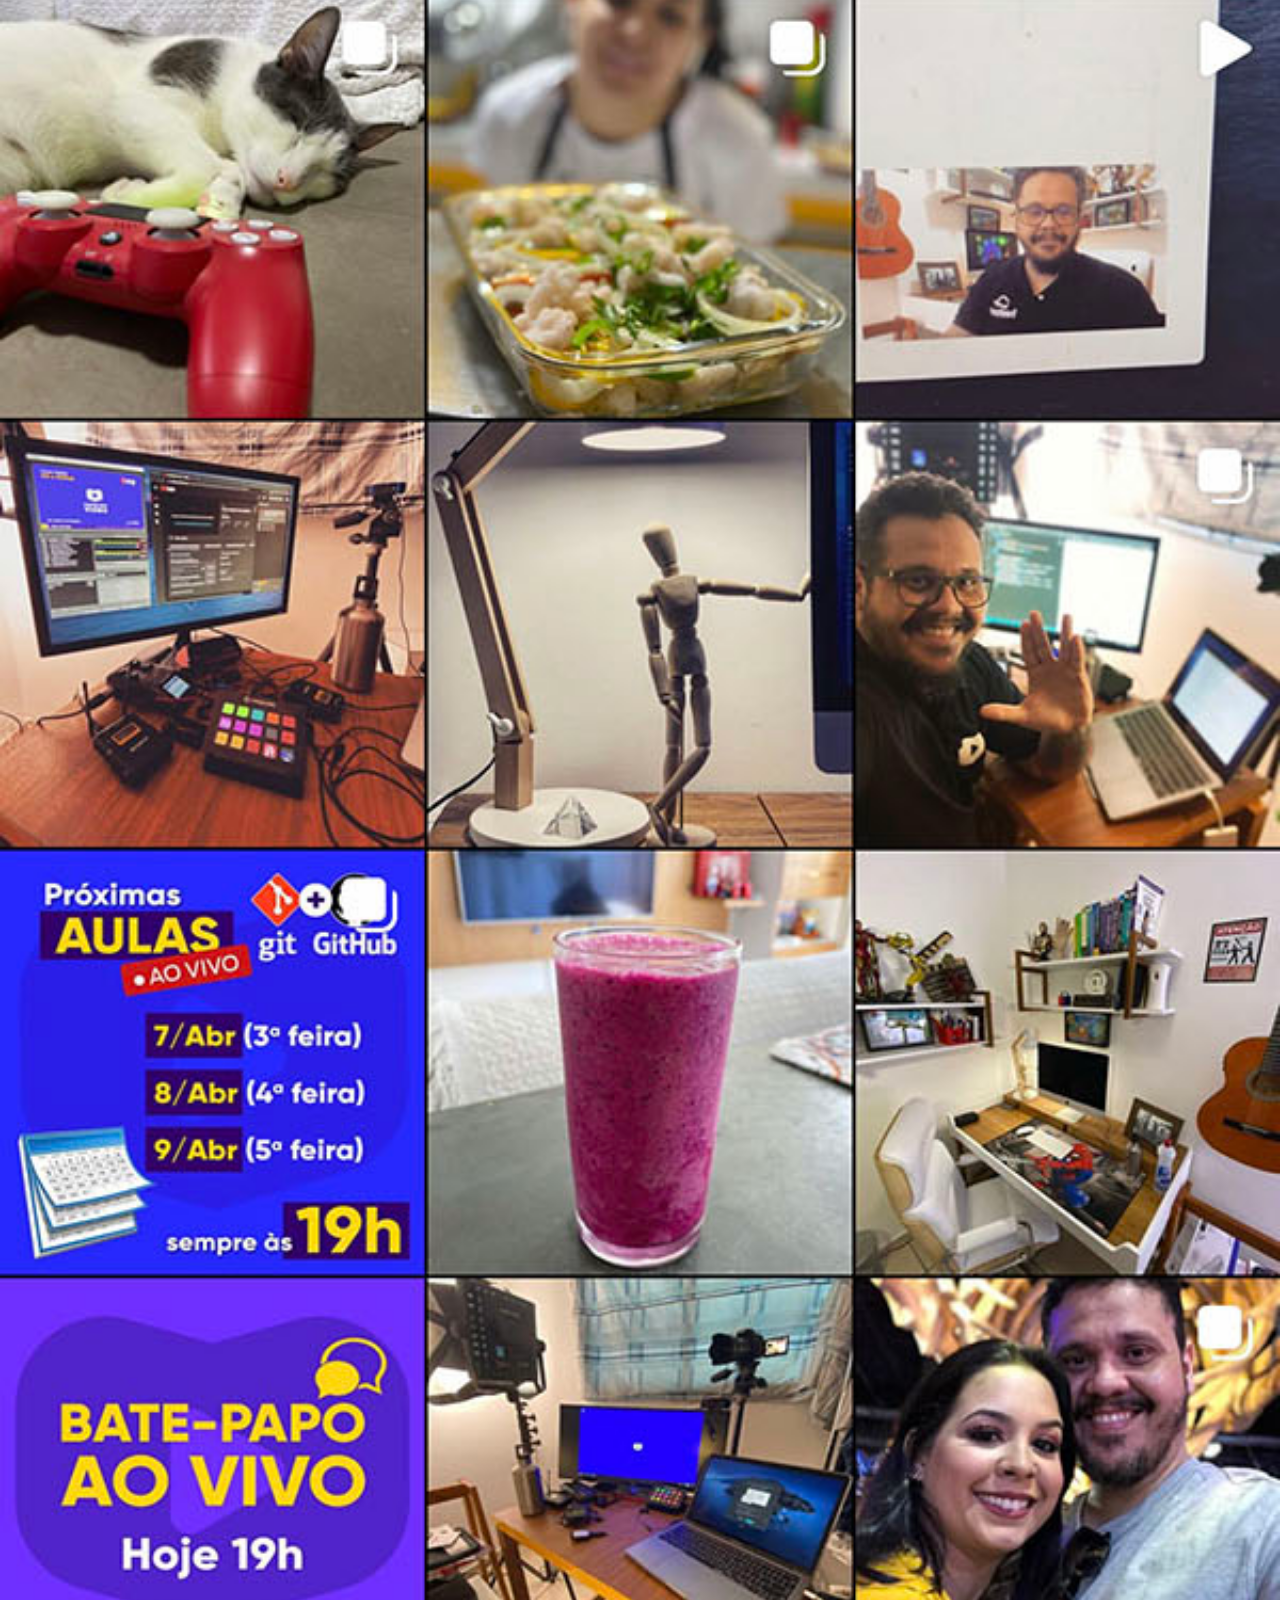
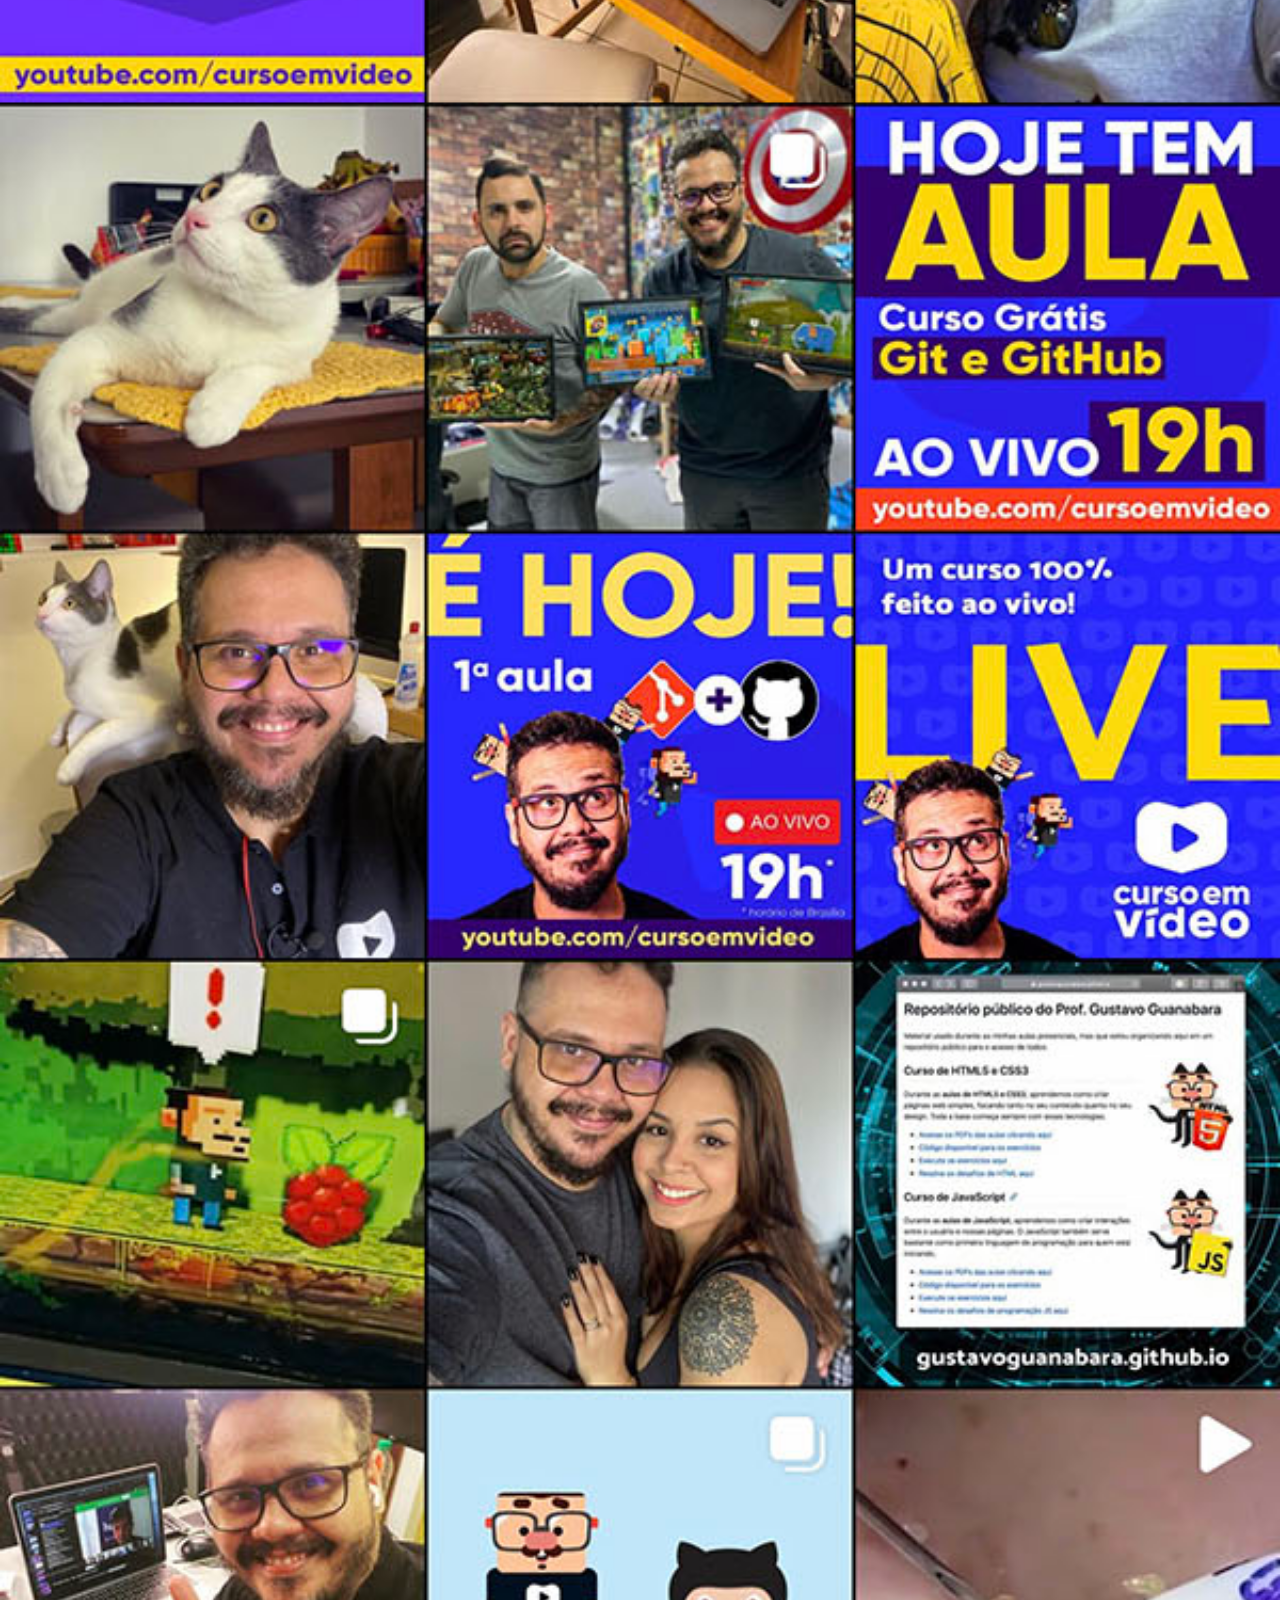
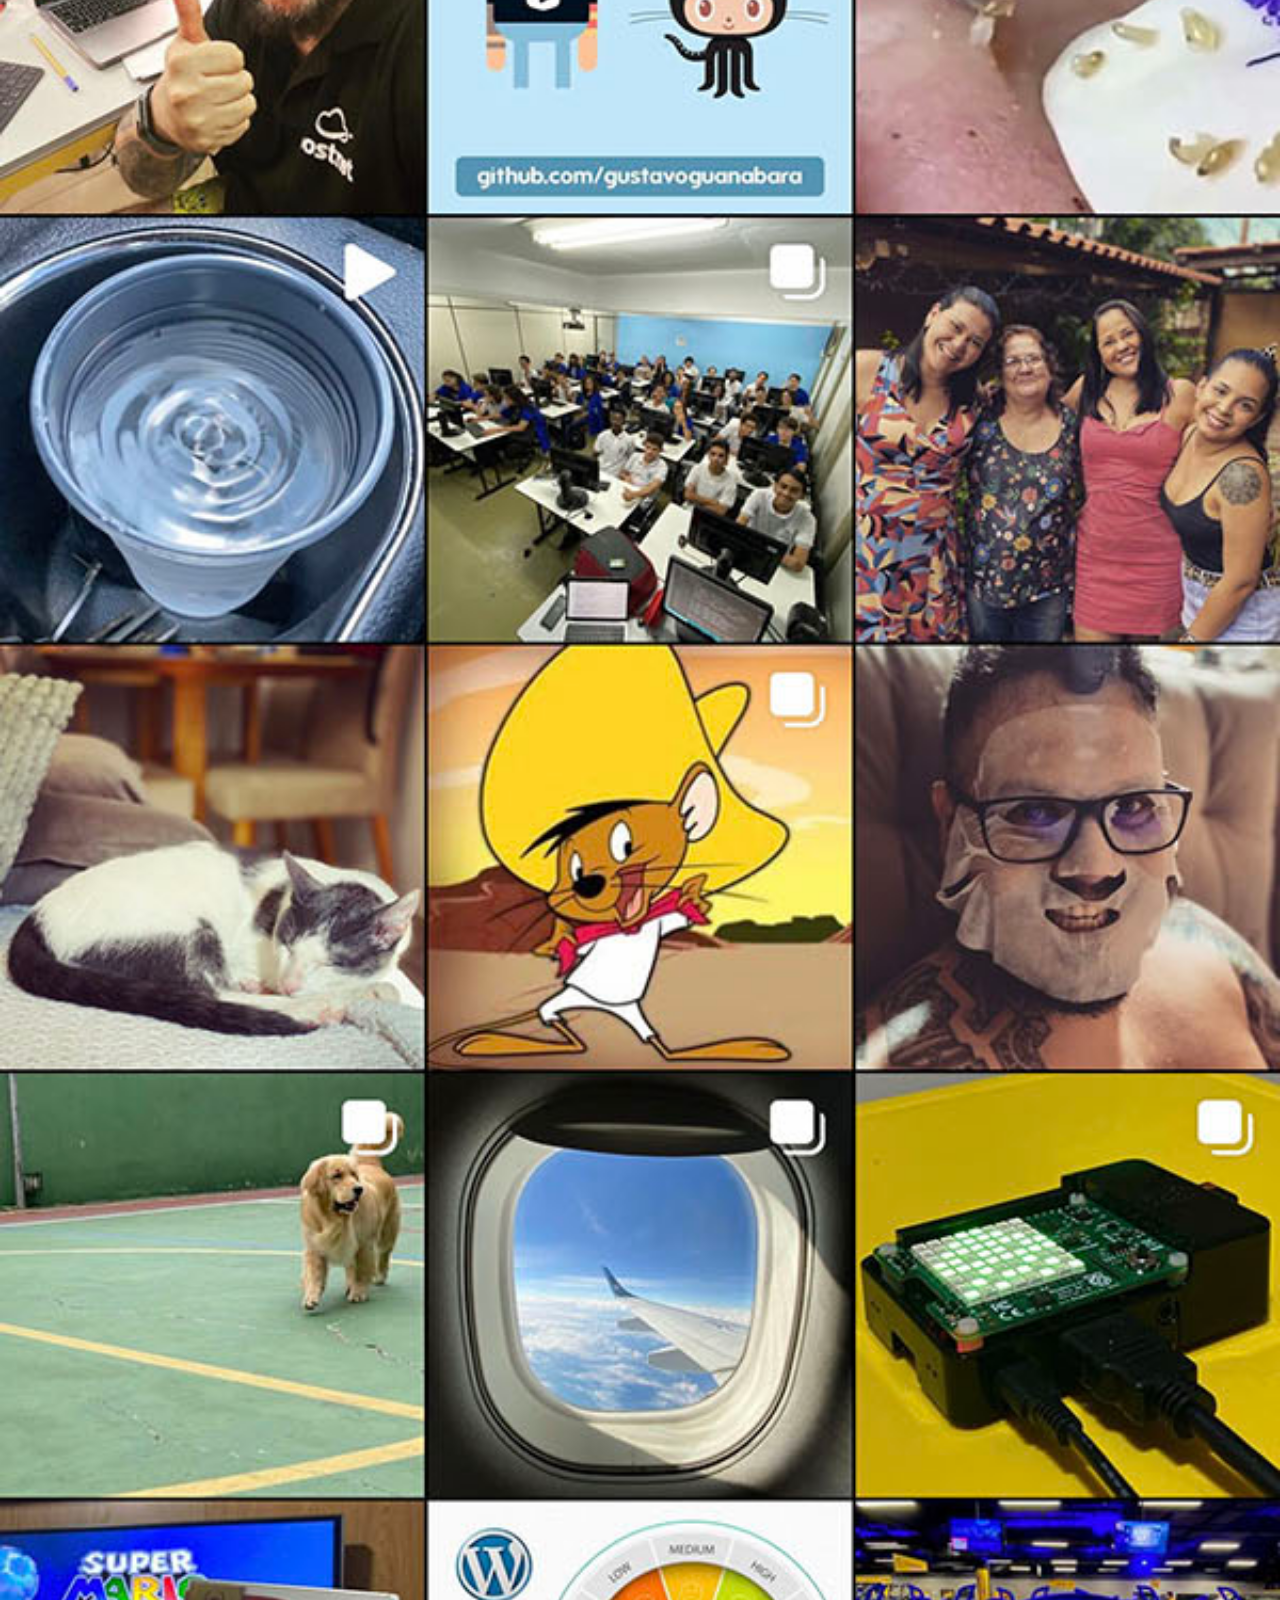
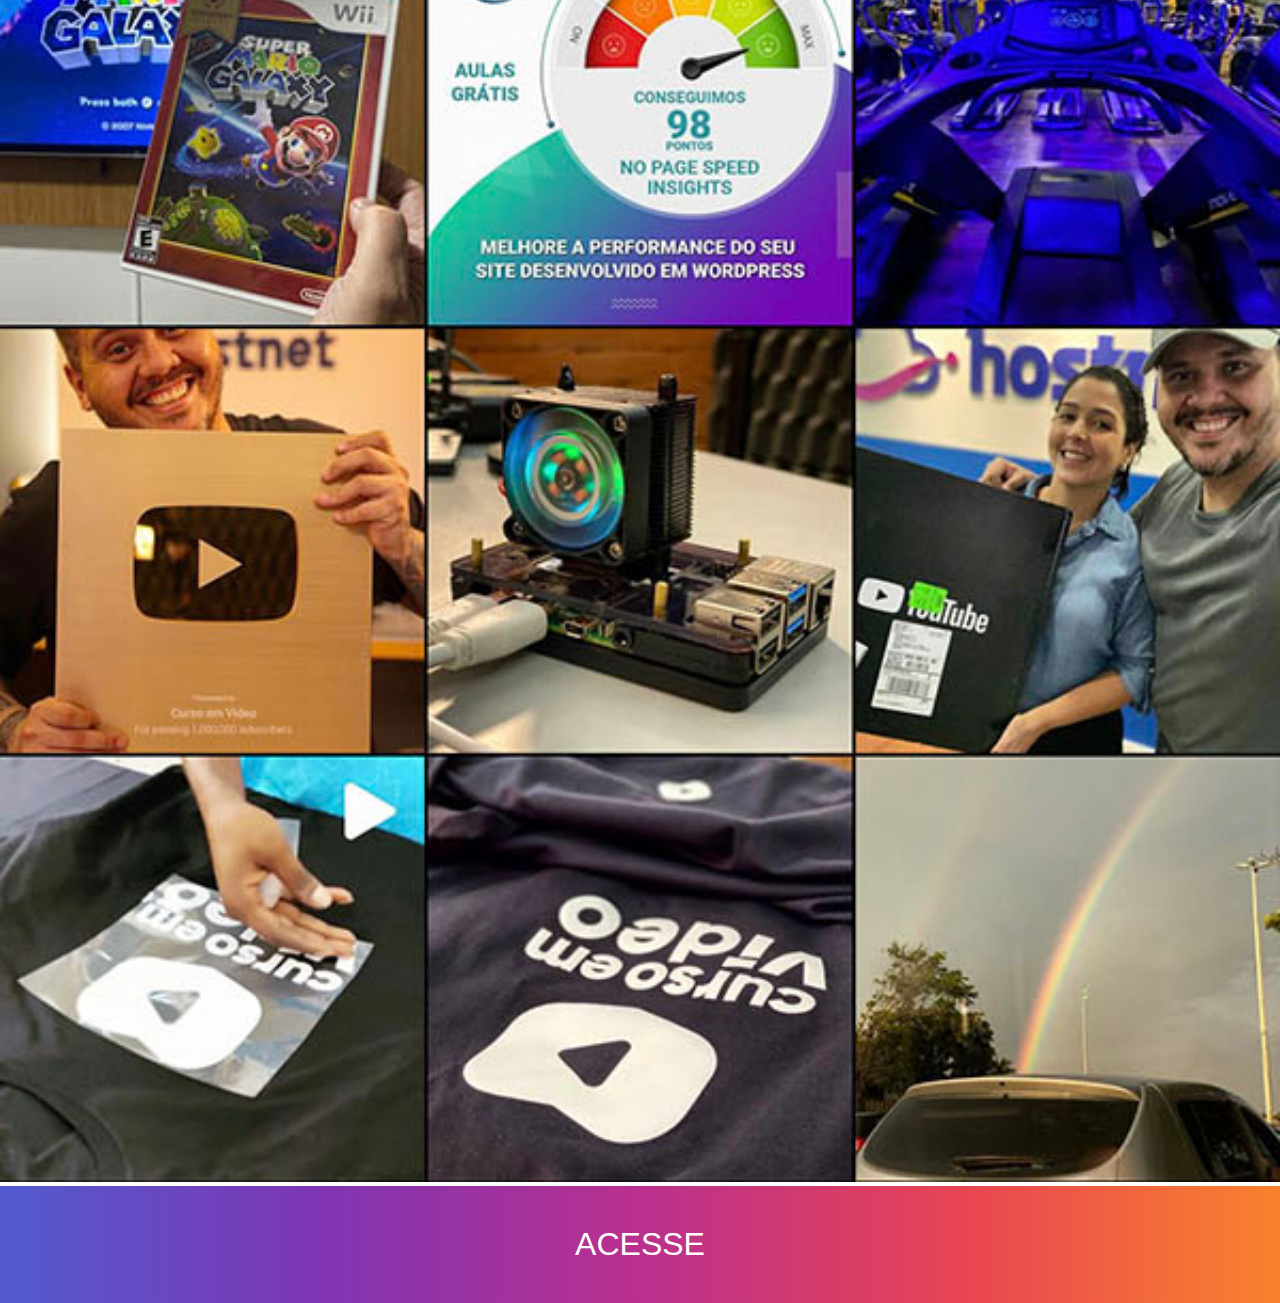
<file: instagram.html>
<!DOCTYPE html>
<html lang="pt-br">
<head>
    <meta charset="UTF-8">
    <meta name="viewport" content="width=device-width, initial-scale=1.0">
    <title>Instagram</title>
    <link rel="stylesheet" href="styles/social.css">
</head>
<body>
    <img src="pacote-d013/imagens/tela-instagram.jpg" alt="">
    <a href="#" id = "instagram">ACESSE</a>
    
</body>
</html>
</file>
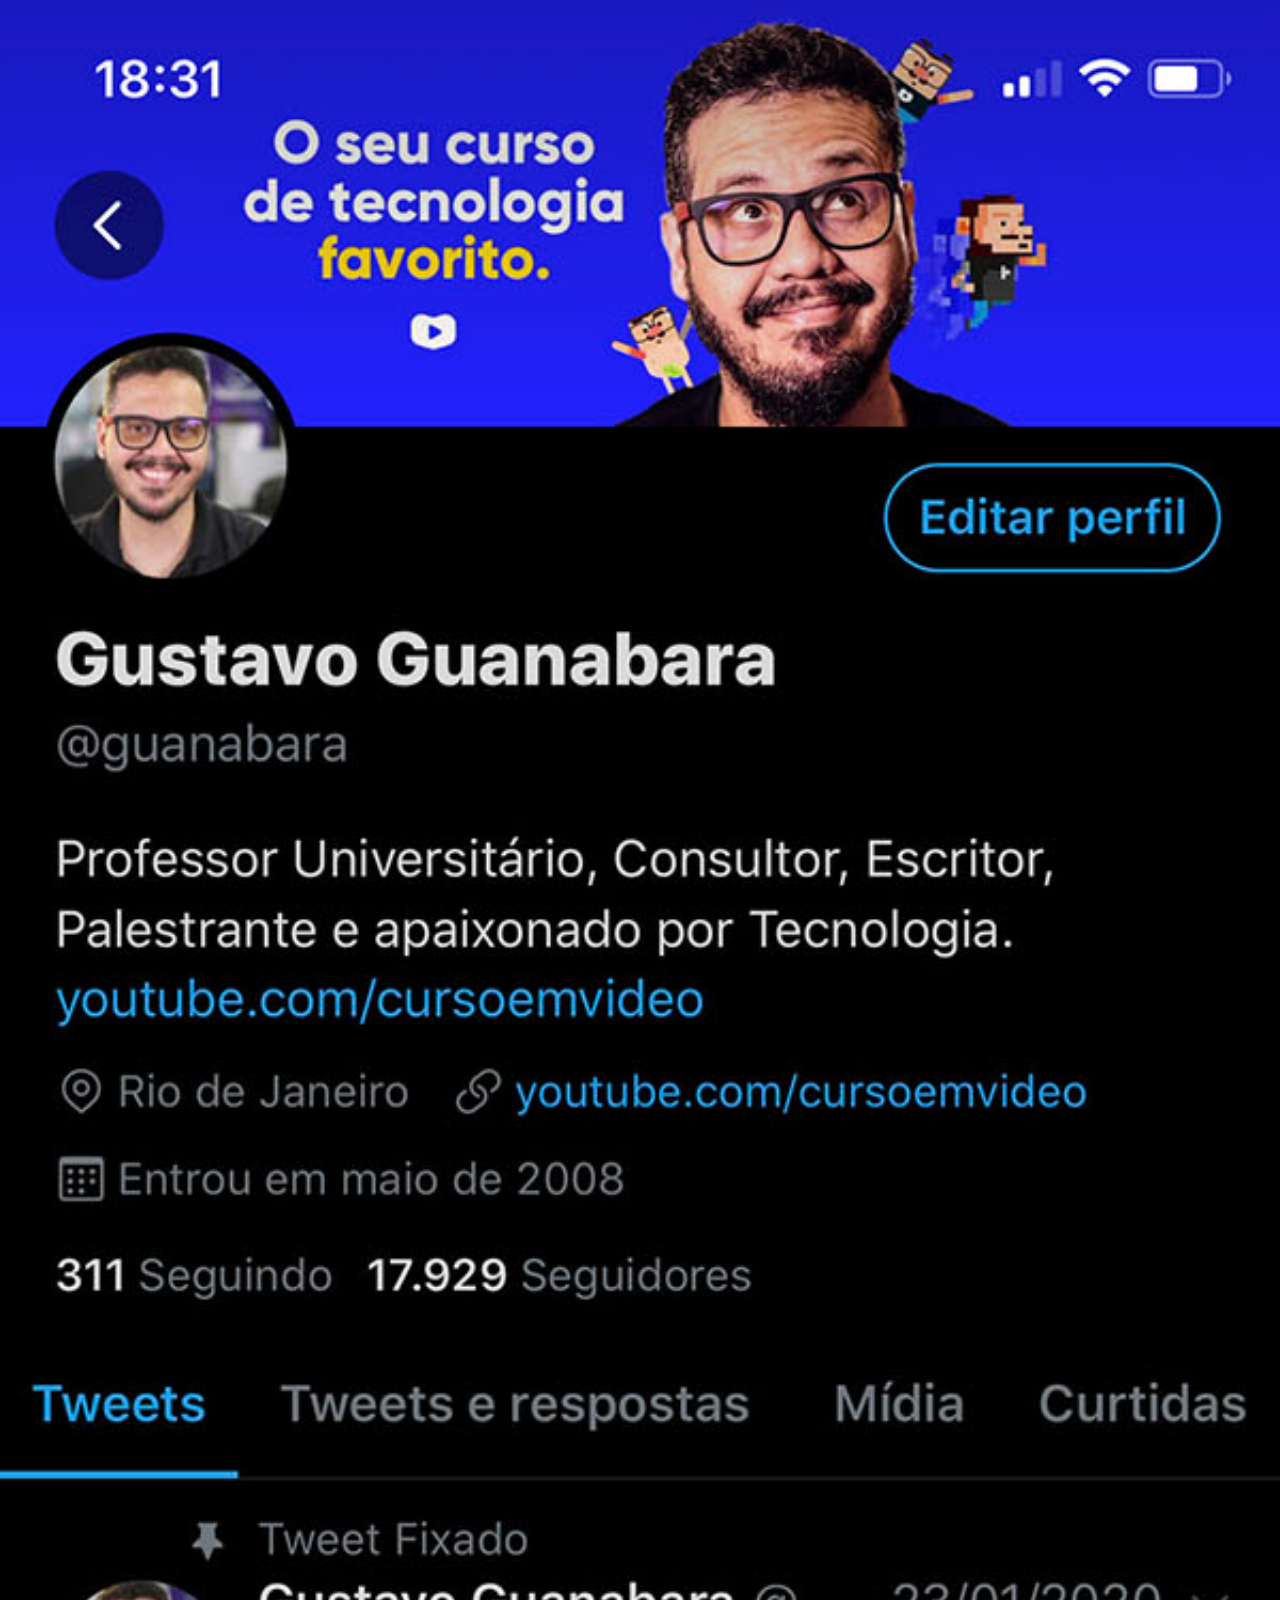
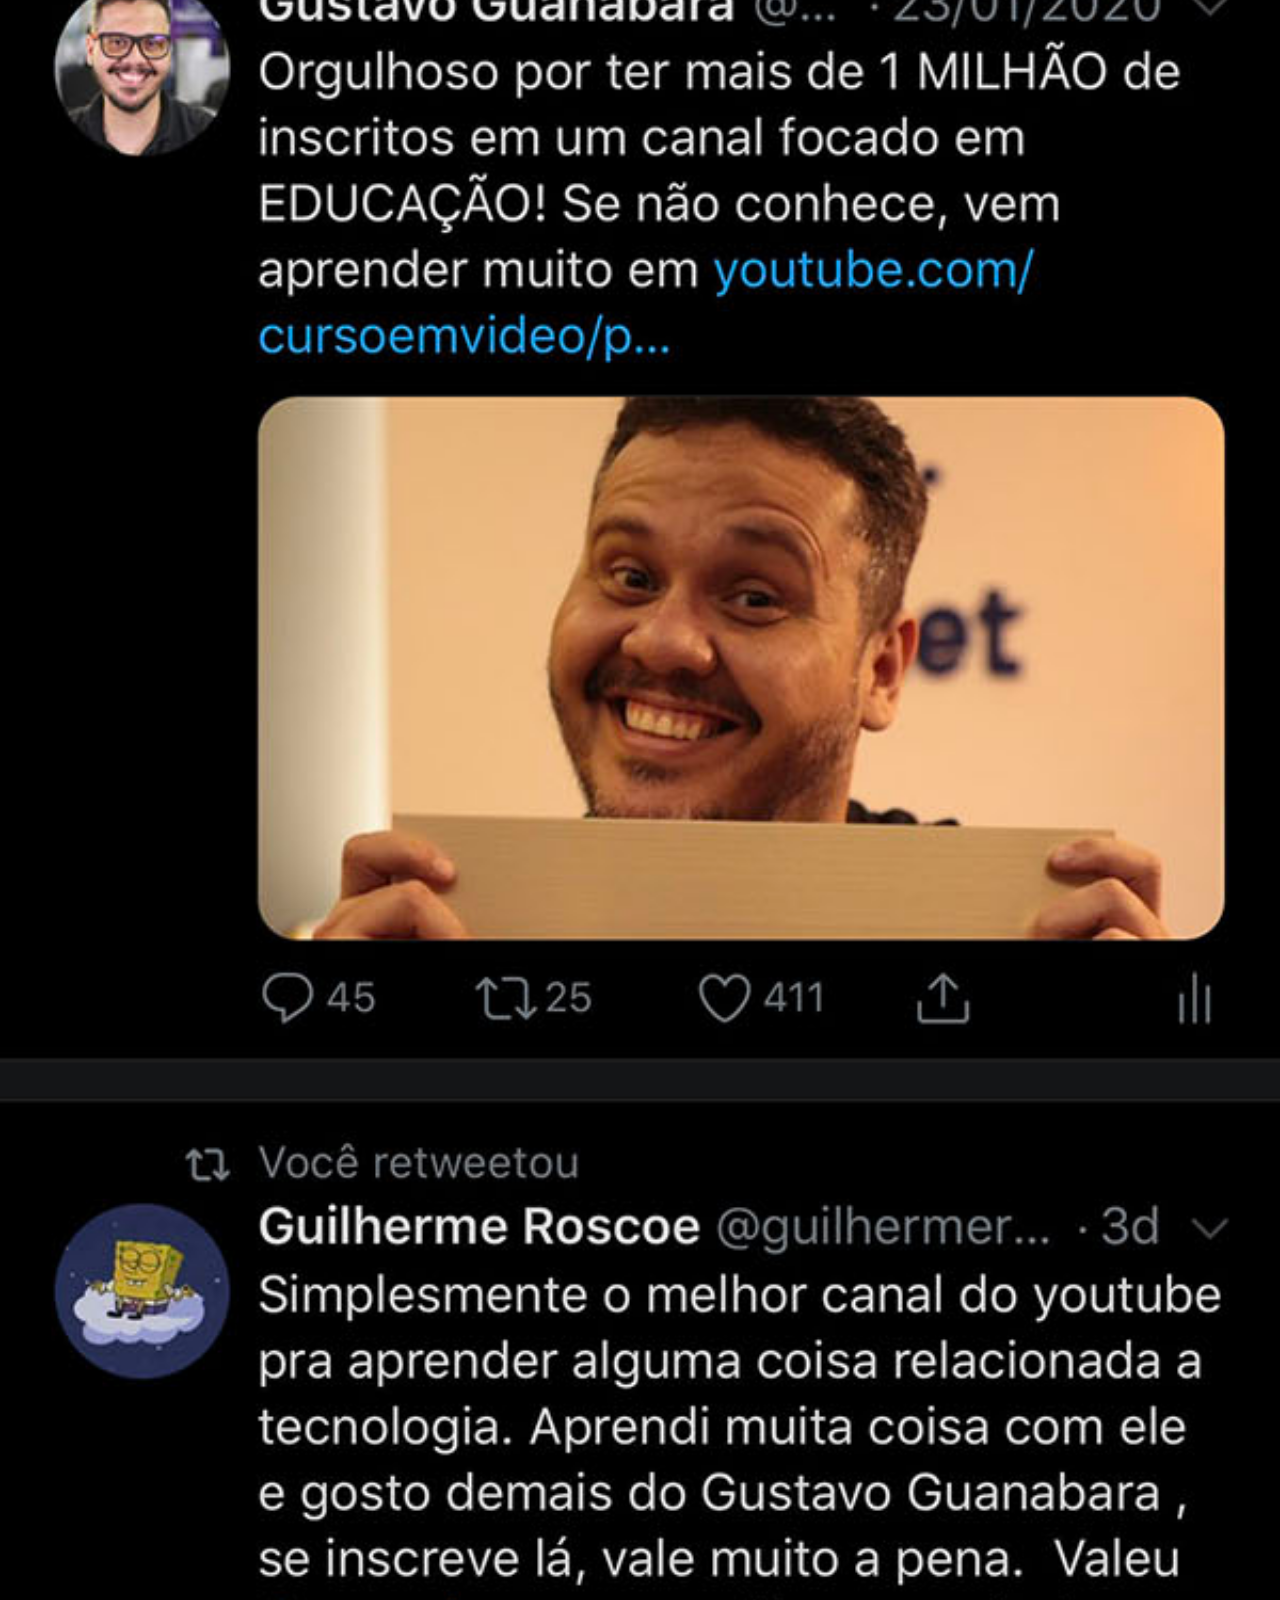
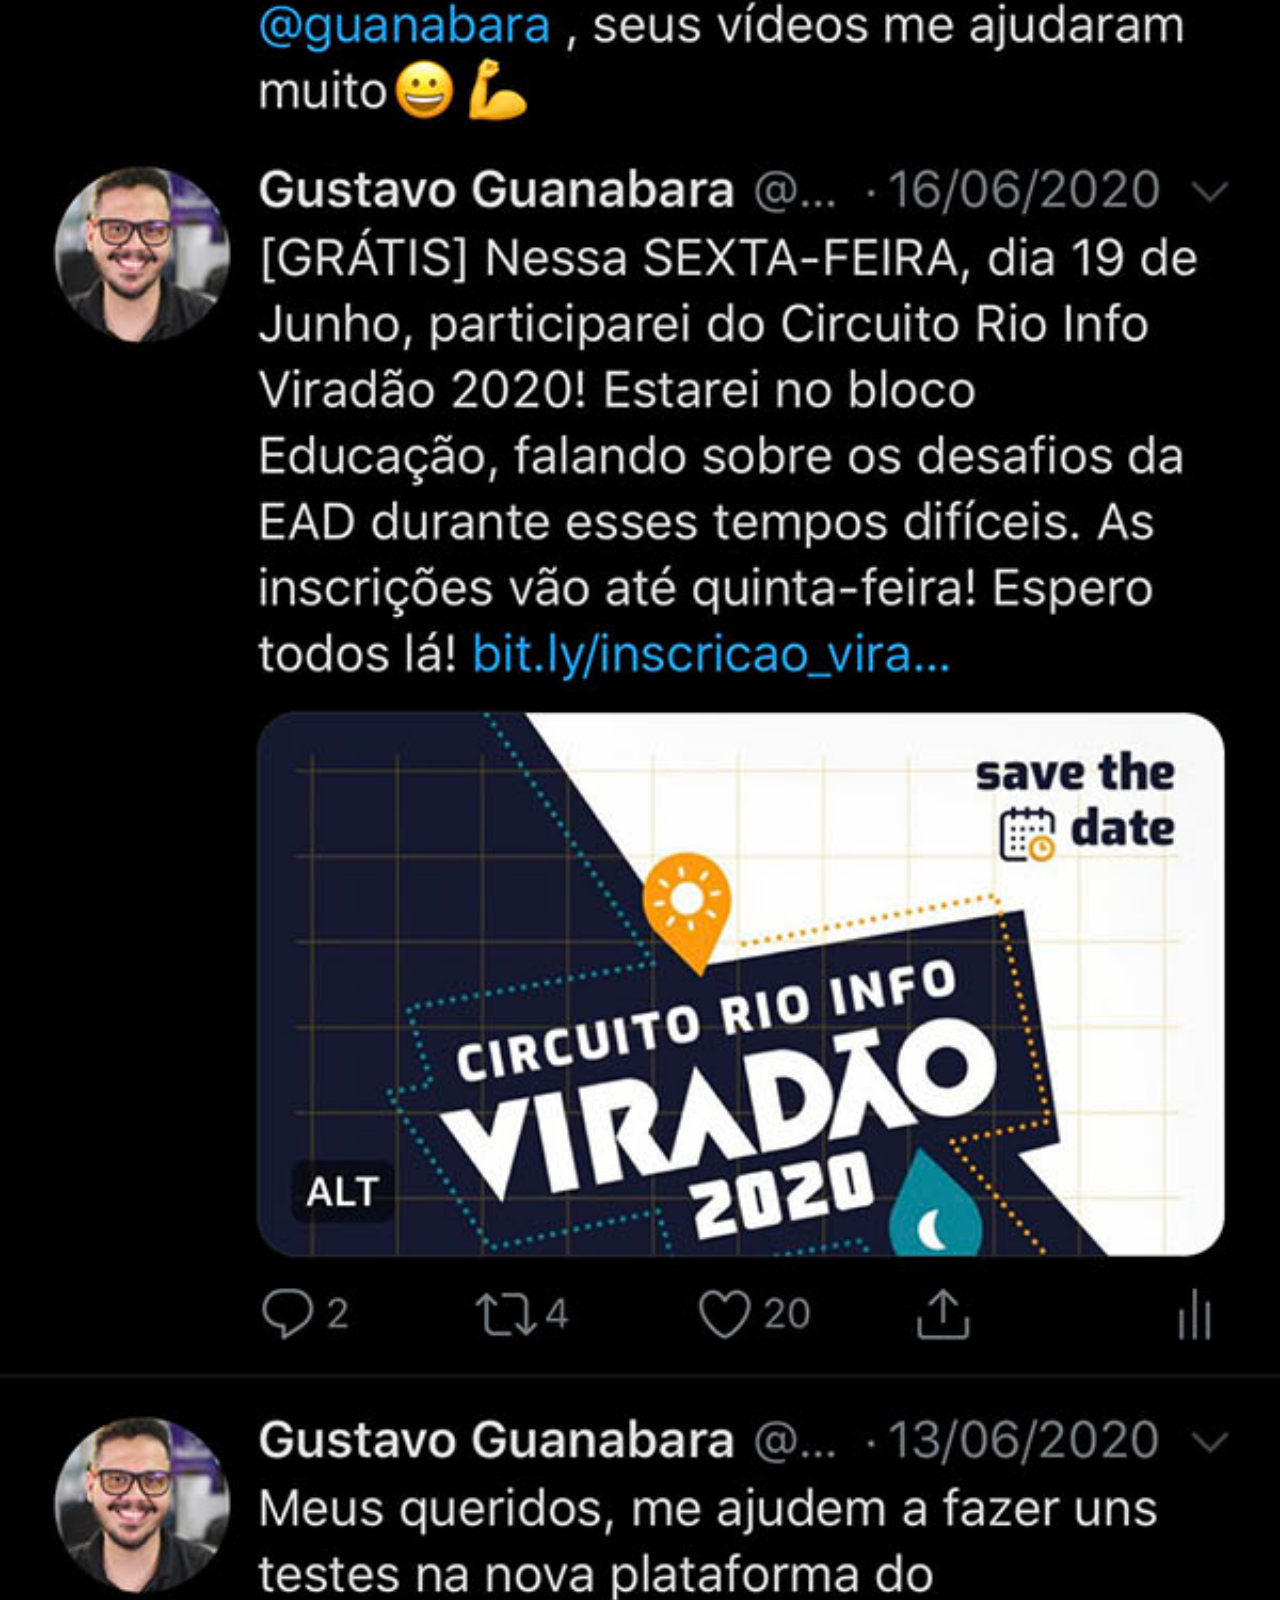
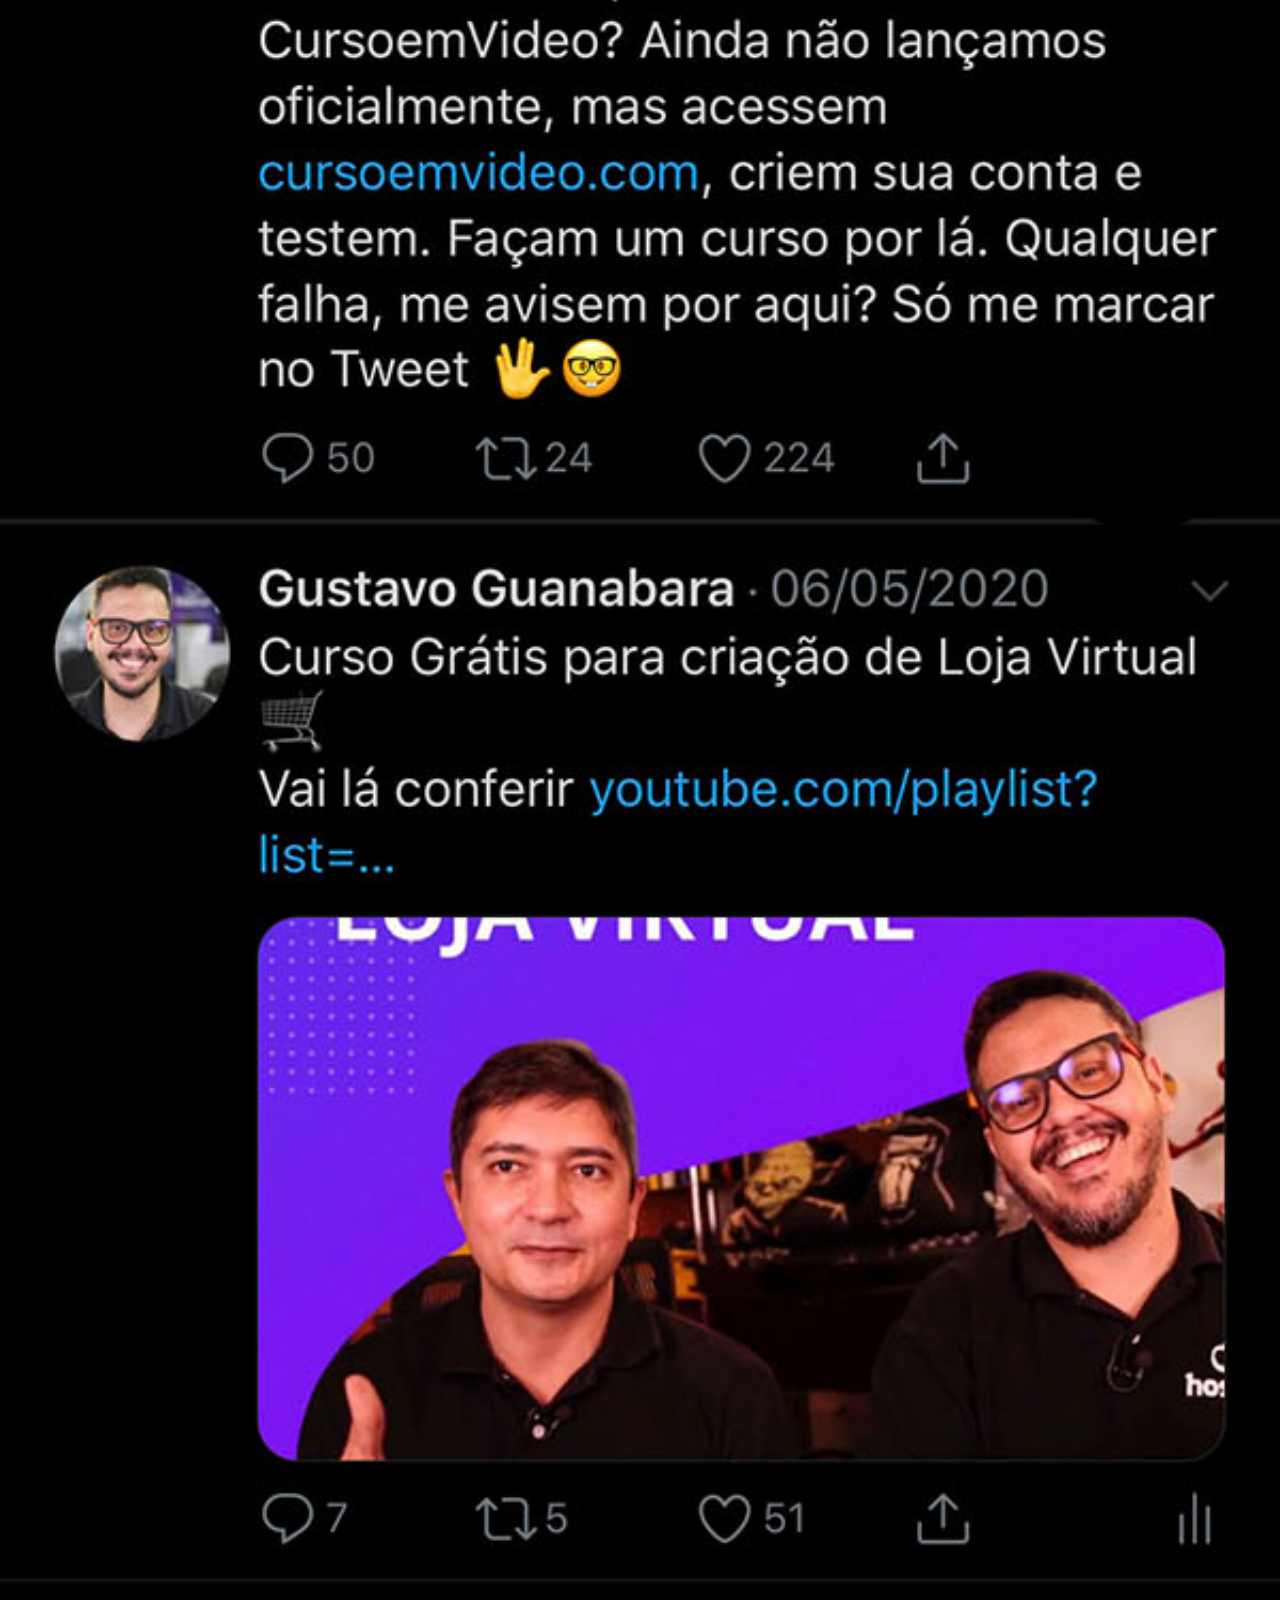
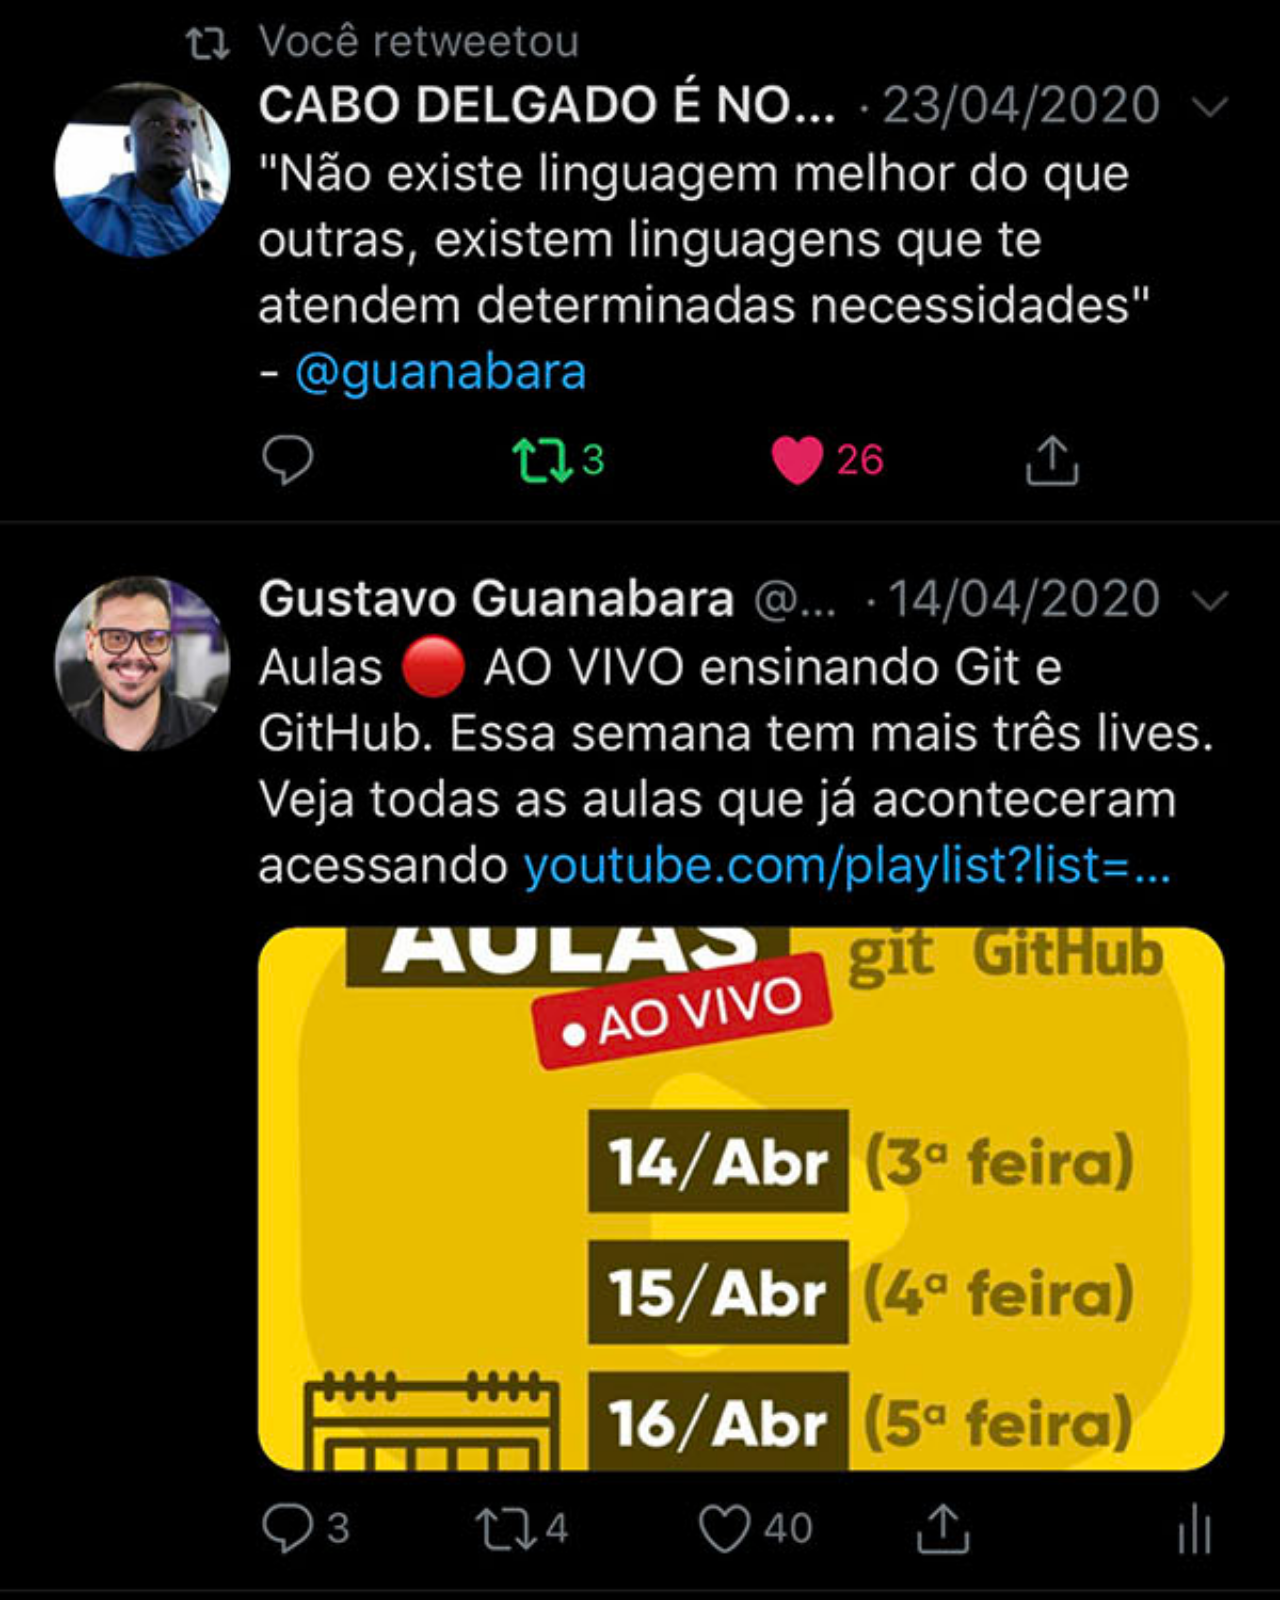
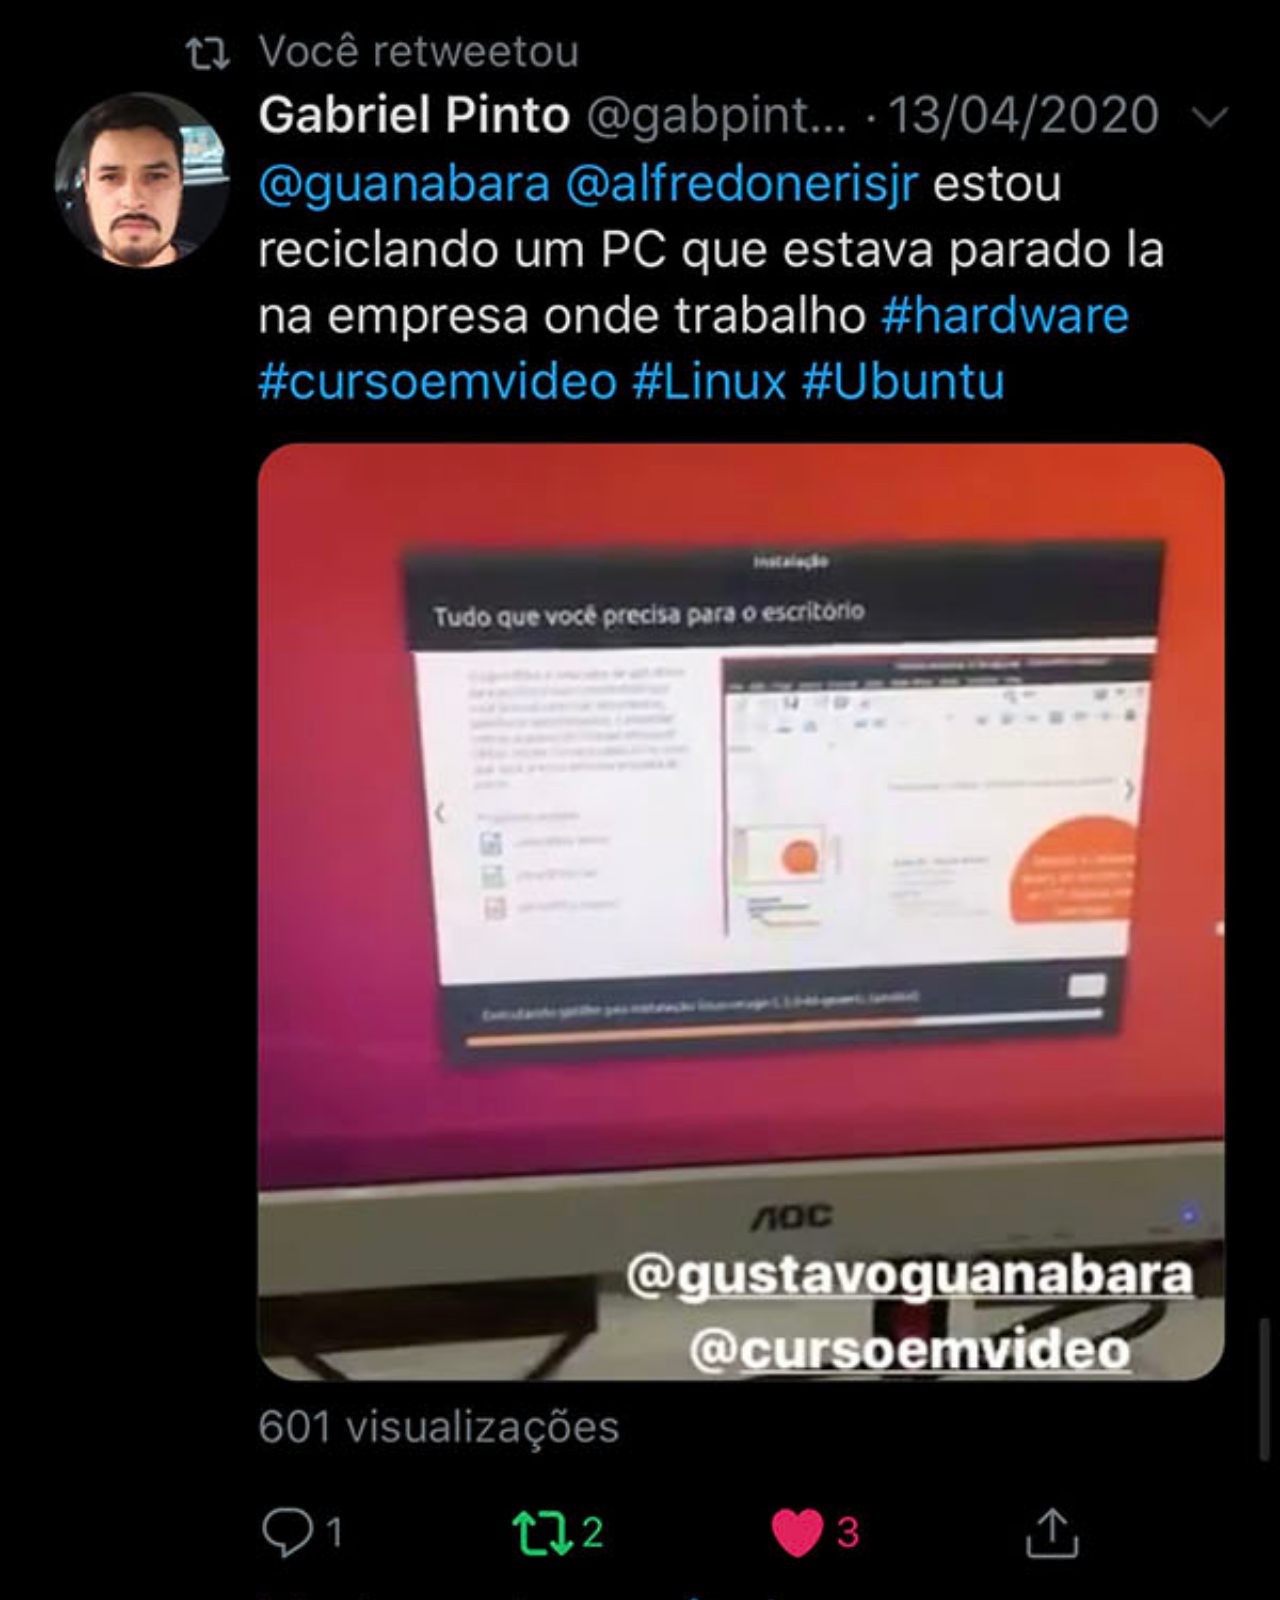
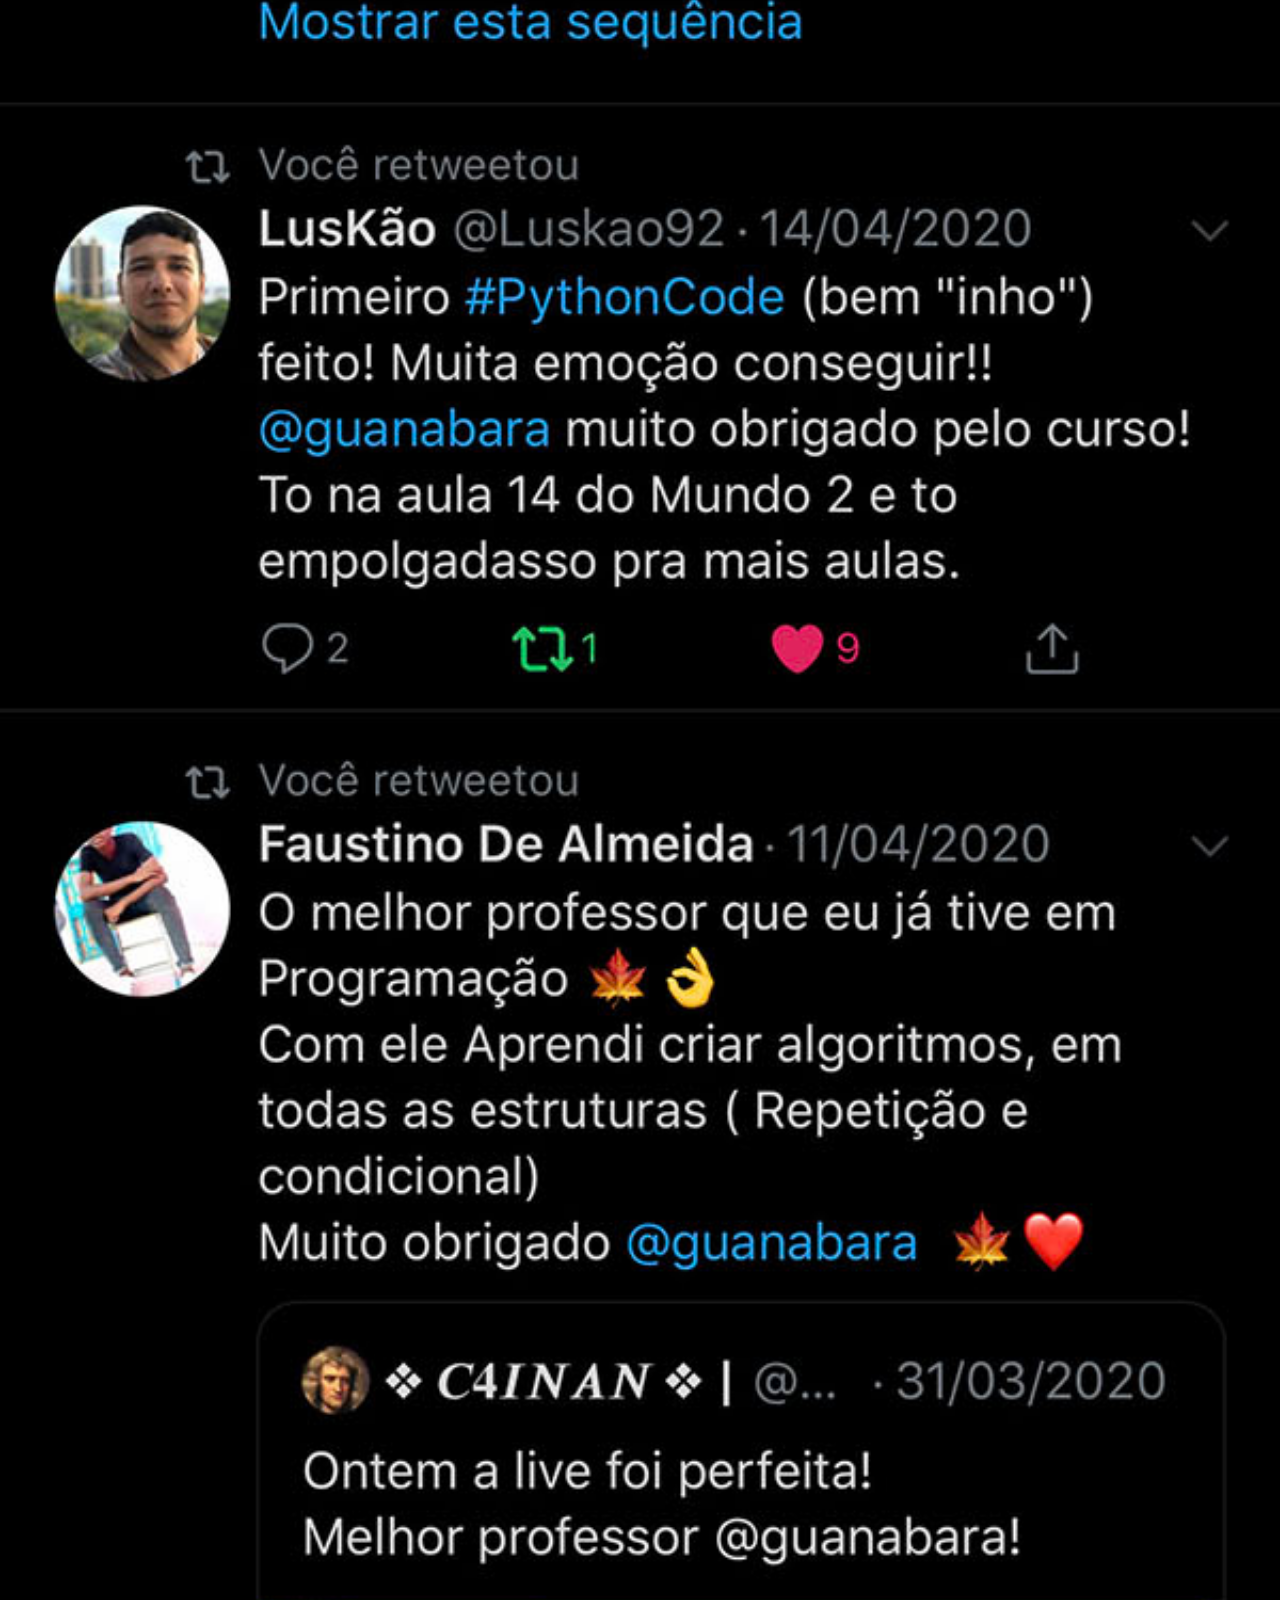
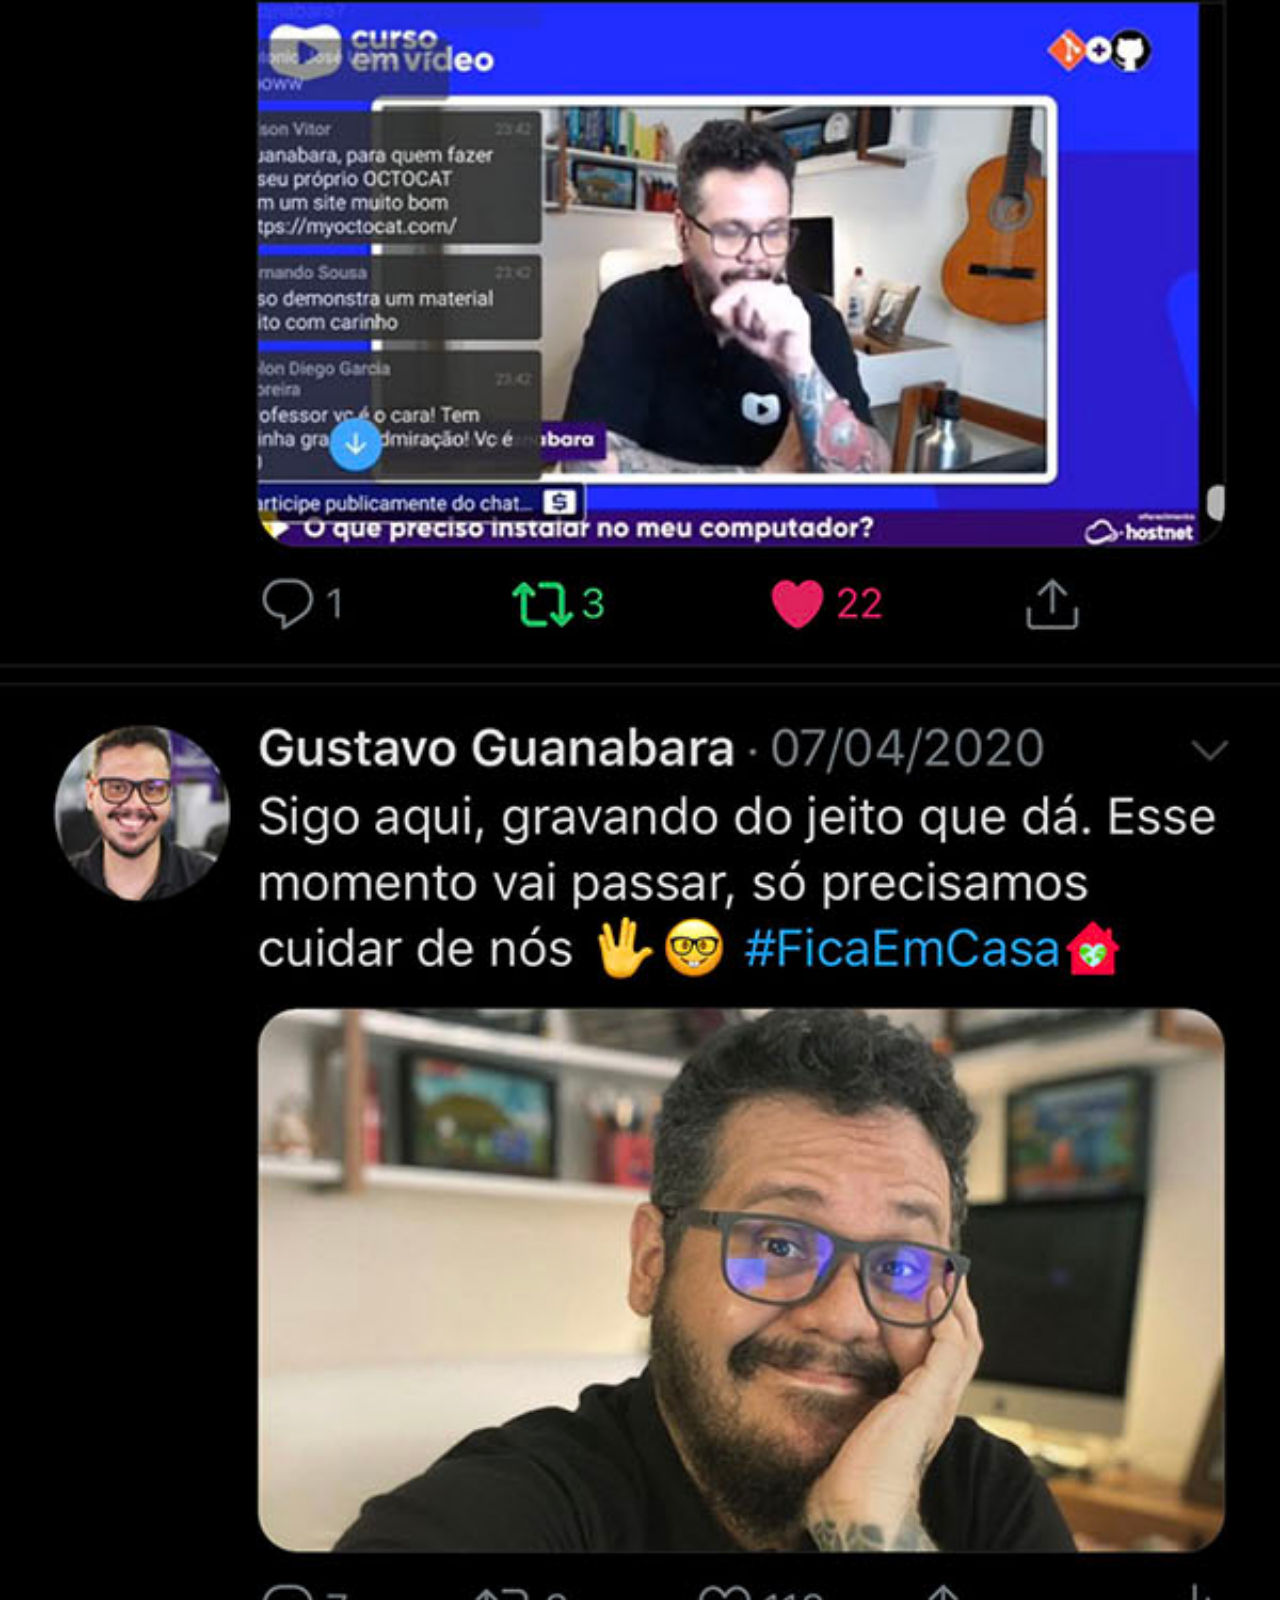
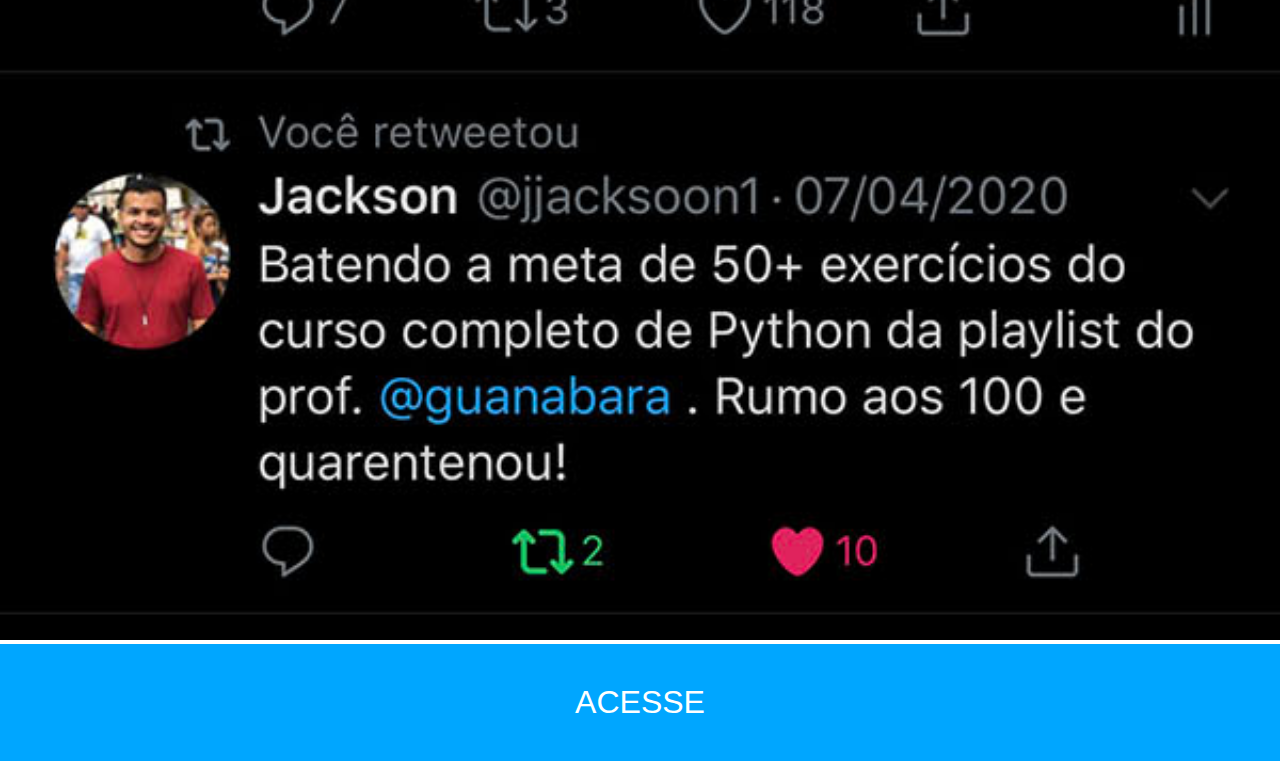
<file: twitter.html>
<!DOCTYPE html>
<html lang="pt-br">
<head>
    <meta charset="UTF-8">
    <meta name="viewport" content="width=device-width, initial-scale=1.0">
    <title>Twitter</title>
    <link rel="stylesheet" href="styles/social.css">
</head>
<body>
    <img src="pacote-d013/imagens/tela-twitter.jpg" alt="">
    <a href="#" id = "twitter">ACESSE</a>
    
</body>
</html>
</file>
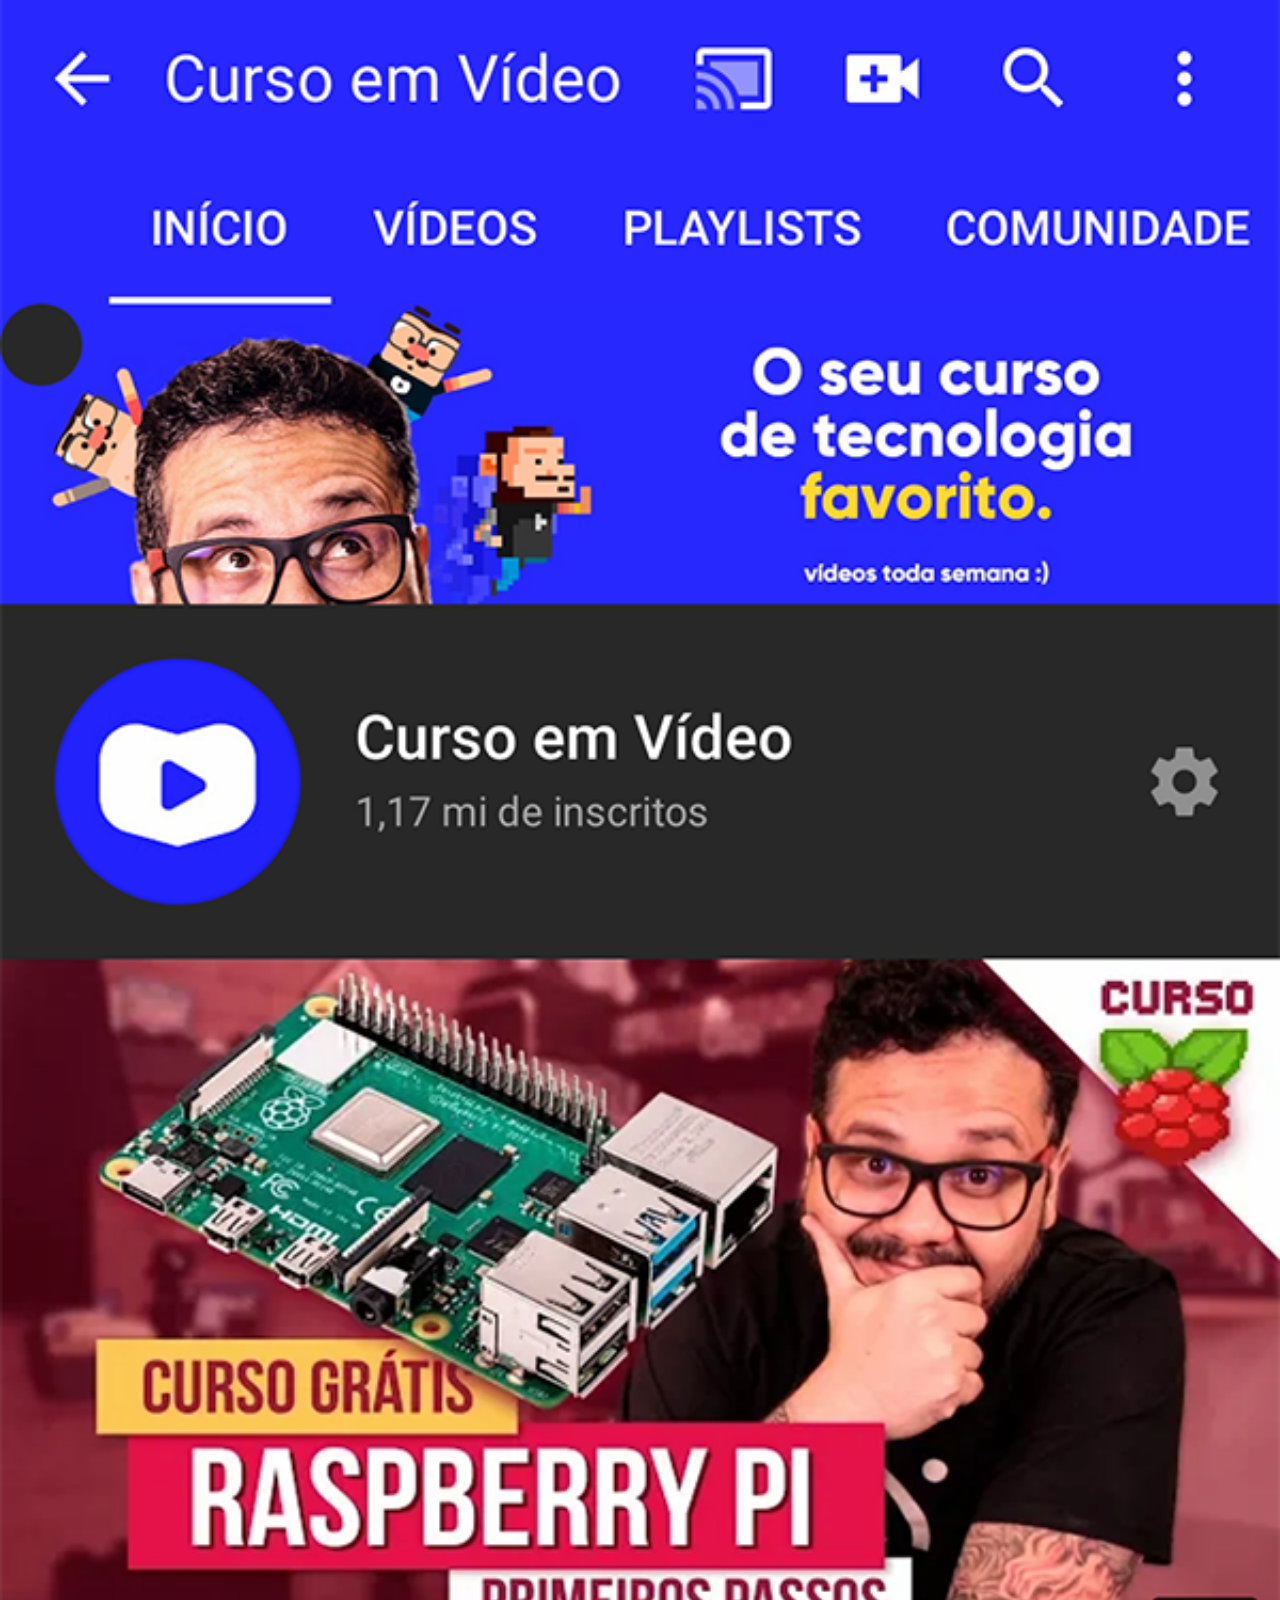
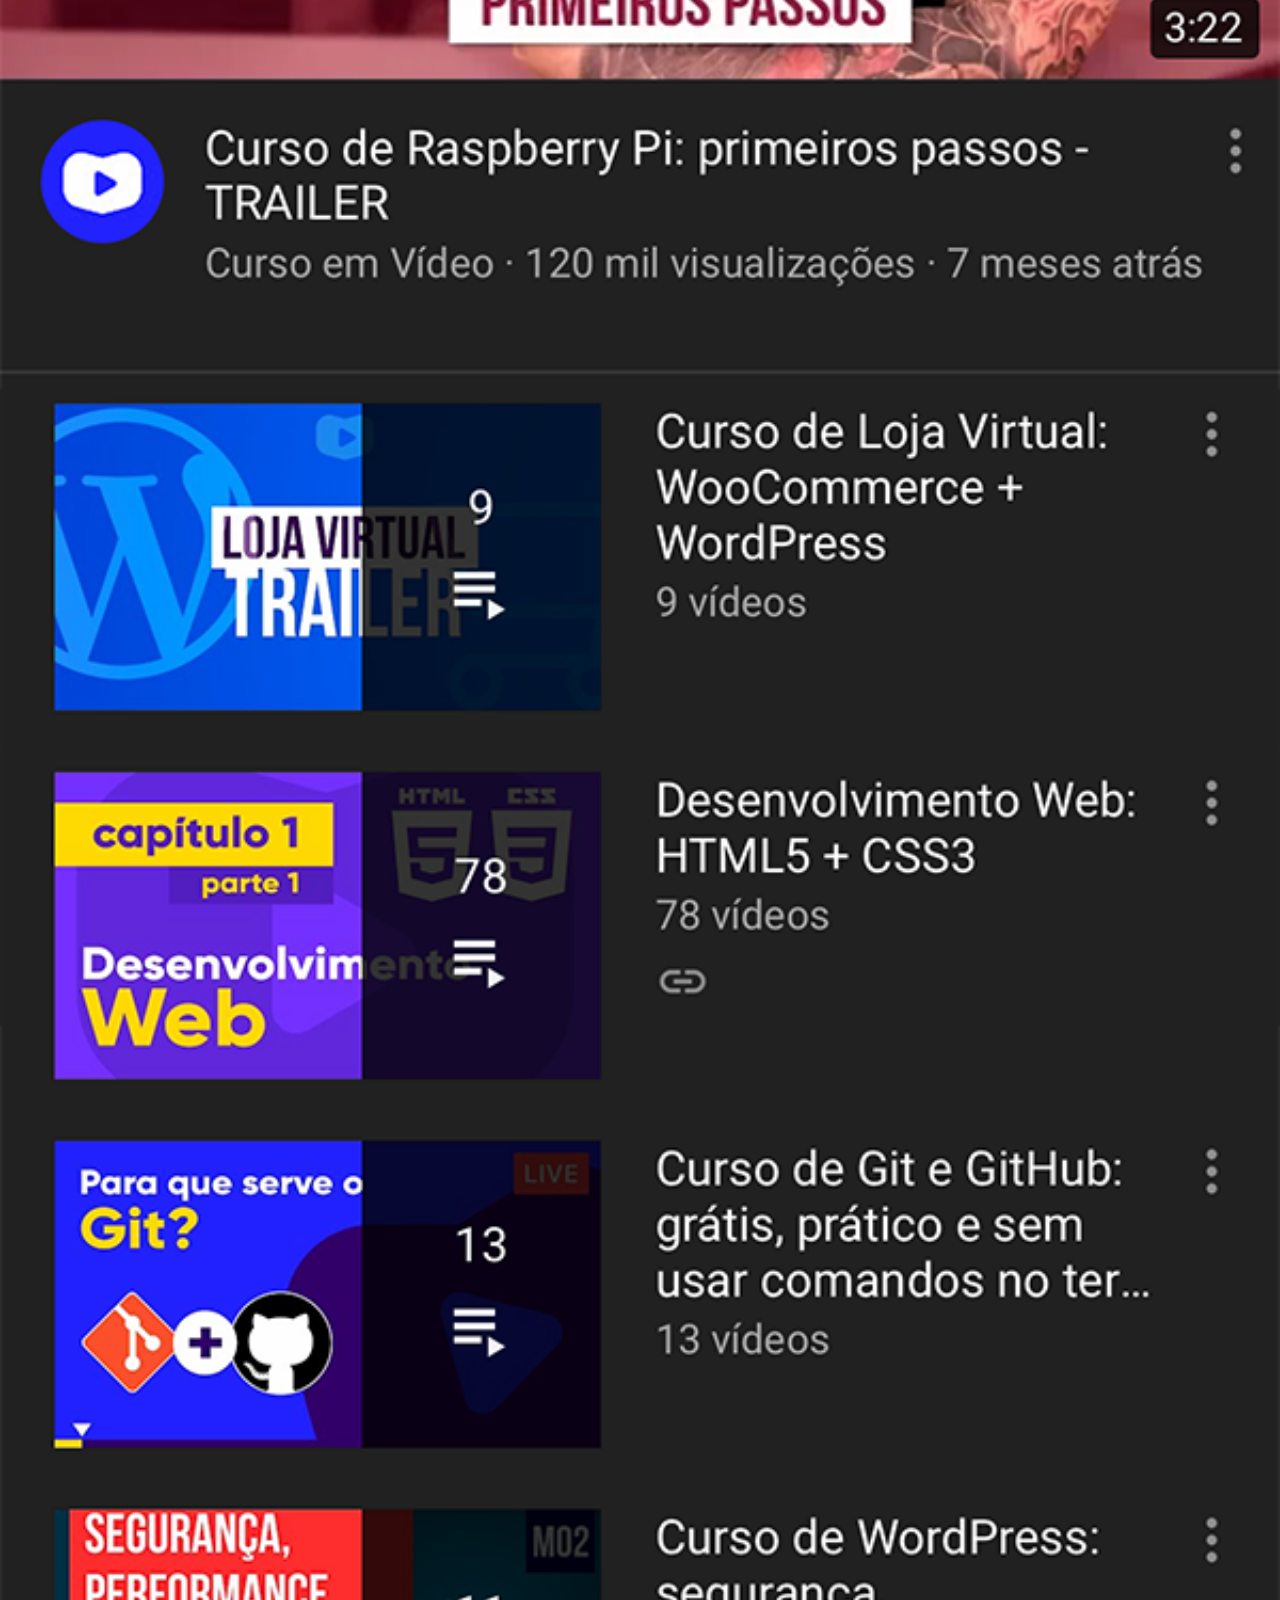
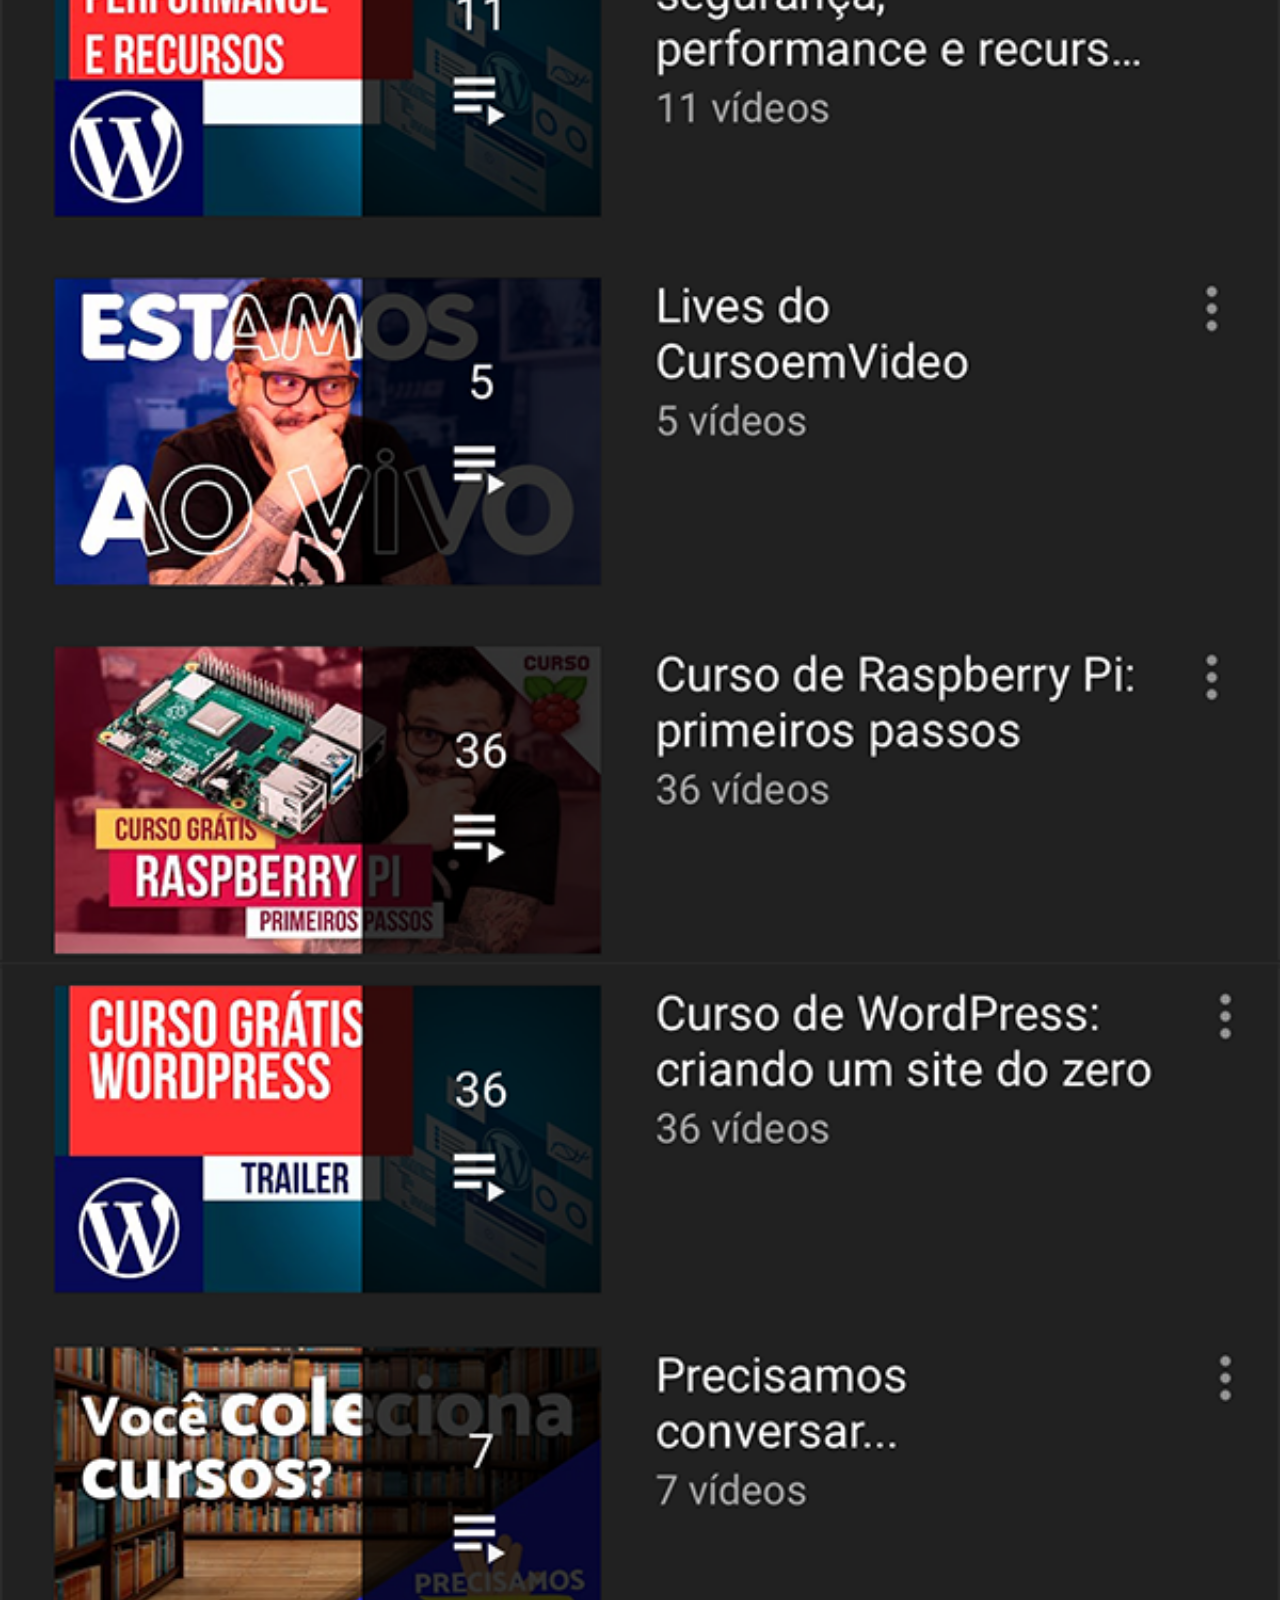
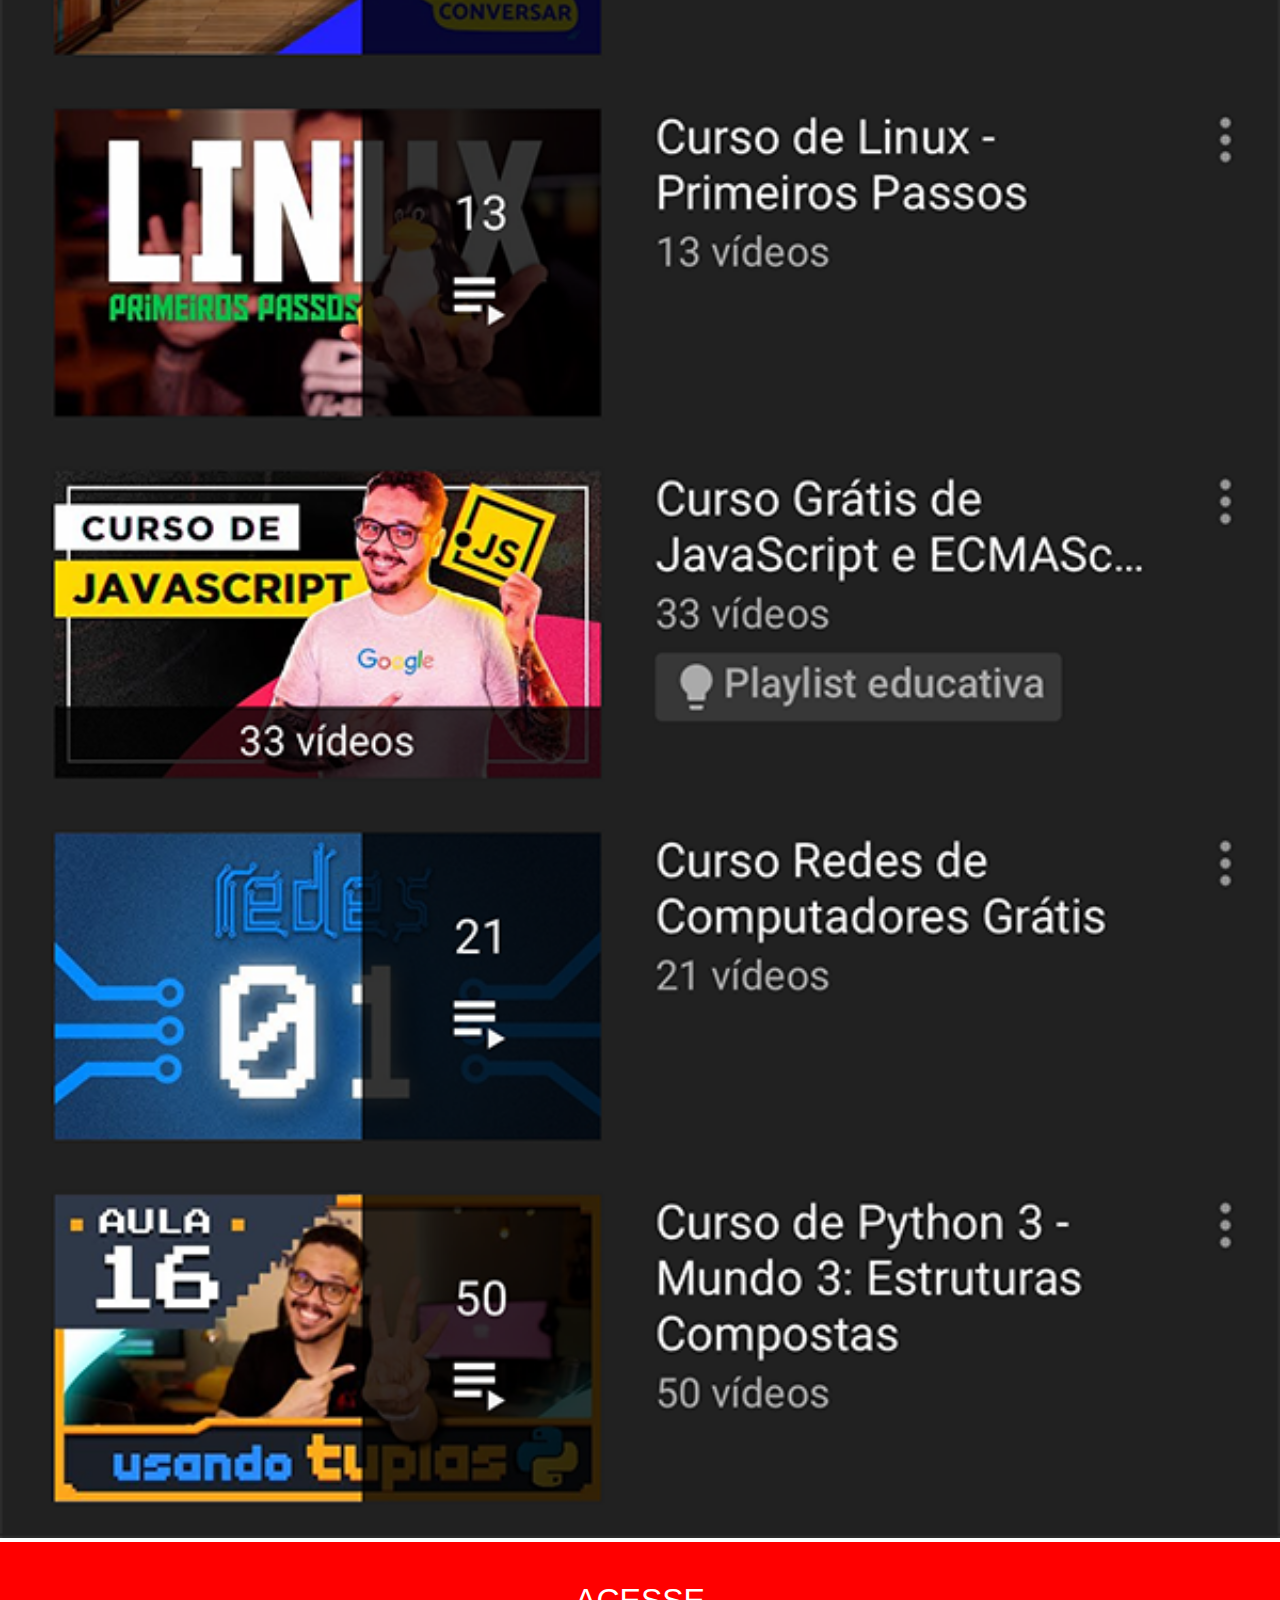
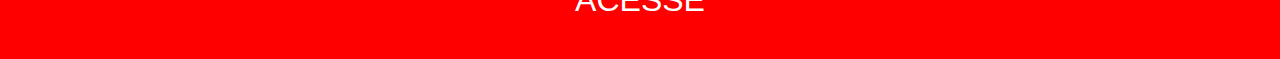
<file: youtube.html>
<!DOCTYPE html>
<html lang="pt-br">
<head>
    <meta charset="UTF-8">
    <meta name="viewport" content="width=device-width, initial-scale=1.0">
    <title>Youtube</title>
    <link rel="stylesheet" href="styles/social.css">

</head>
<body>
    <img src="pacote-d013/imagens/tela-youtube.png" alt="">
    <a href="#" id = "youtube">ACESSE</a>
    
</body>
</html>
</file>
<file: styles/style.css>
@charset "UTF-8";

@font-face {
    font-family: 'Apple'; /* Escolha um nome para a sua fonte */
    src: url('../fonts/Myriad\ Pro\ Light.otf') format('opentype'); /* Substitua o caminho pela localização real do arquivo .otf */
    /* Pode adicionar variações da fonte como font-weight e font-style se necessário */
}

*{
    margin: 0;
    padding: 0;
}

html,body{
    height: 100vh;
    width: 100vw;
}

body{
    background-image: linear-gradient(to bottom, white, lightgray);
}

main{
    position: relative;
    height: 100%;
    width: 100%;
}

section#iphone{
    position: absolute;
    width: 311px;
    height: 627px;
    top: 50%;
    left: 50%;
    transform: translate(-50%, -50%);
    
    background: transparent url("../pacote-d013/imagens/frame-iphone.png") center center no-repeat fixed;
    background-size: cover;
}


iframe#tela{
    top: 80px;
    left: 22px;
    position: relative;

    height: 470px;
    width: 268px;
}

section#redes-sociais{
    position: fixed; /* Fiz isso para poder criar uma borda sem que ela comece do outro lado da tela */
    top: 0;
    right: 0;

    padding: 3px;
    
    text-align: right;
    border: 2px solid black;
    border-radius: 20px;
    margin-right: 20px;
    margin-top: 50px;

    backdrop-filter: blur(2px);
    box-shadow: 2px 2px 5px rgb(0, 0, 0);
}

section#redes-sociais img{
    width: 50px;
    margin: 10px;
    border-radius: 50%;
    box-shadow: 2px 2px 5px rgba(0, 0, 0, 0.534);
    box-sizing: border-box;
}

section#redes-sociais img:hover{
    border: 2px solid rgba(255, 255, 255, 0.608);
    transform: translate(-3px, -3px);
    transition: transform .3s , border 1s;
    box-shadow: 5px 5px 10px rgba(0, 0, 0, 0.53);
}
</file>
<file: styles/social.css>
*{
    margin: 0;
    padding: 0;
} 

::-webkit-scrollbar{
    width: 0px;
    height: 0px;
}

img{
    width: 100vw;

}

a{
    font-family: Arial, Helvetica, sans-serif;
    display: block;
    text-decoration: none;
    color: white;
    text-align: center;
    padding: 40px;
    font-size: 2em;
}

#youtube{
    background-color: red;
}

#github{
    background-image: linear-gradient(to right, #3B7A4B, #31AD50, #12E046 );
}

#instagram{
    background-image: linear-gradient(to right,#525BCF, #7F35B3, #BA308E,  #E84453, #F9822D );
}

#twitter{
    background-color: rgb(0, 166, 255);
}

#facebook{
    background-color: darkblue;
}
</file>
